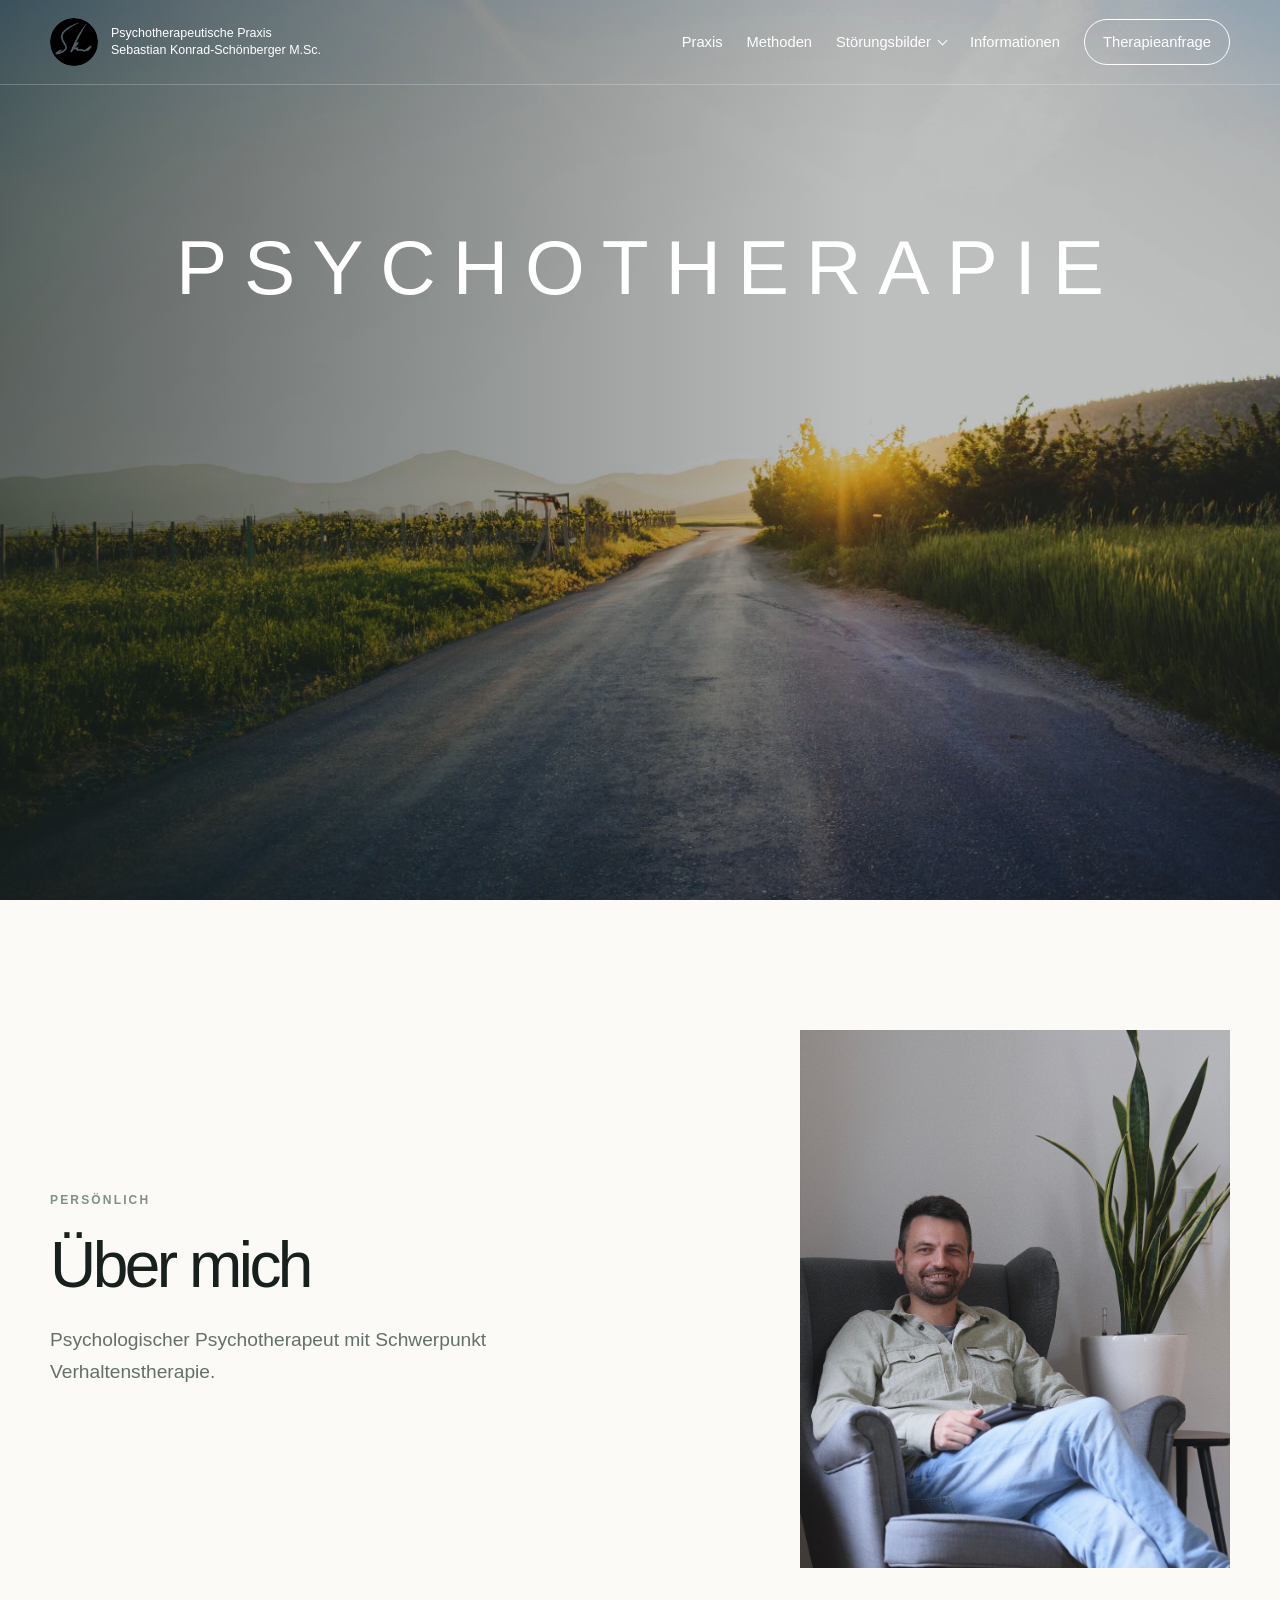
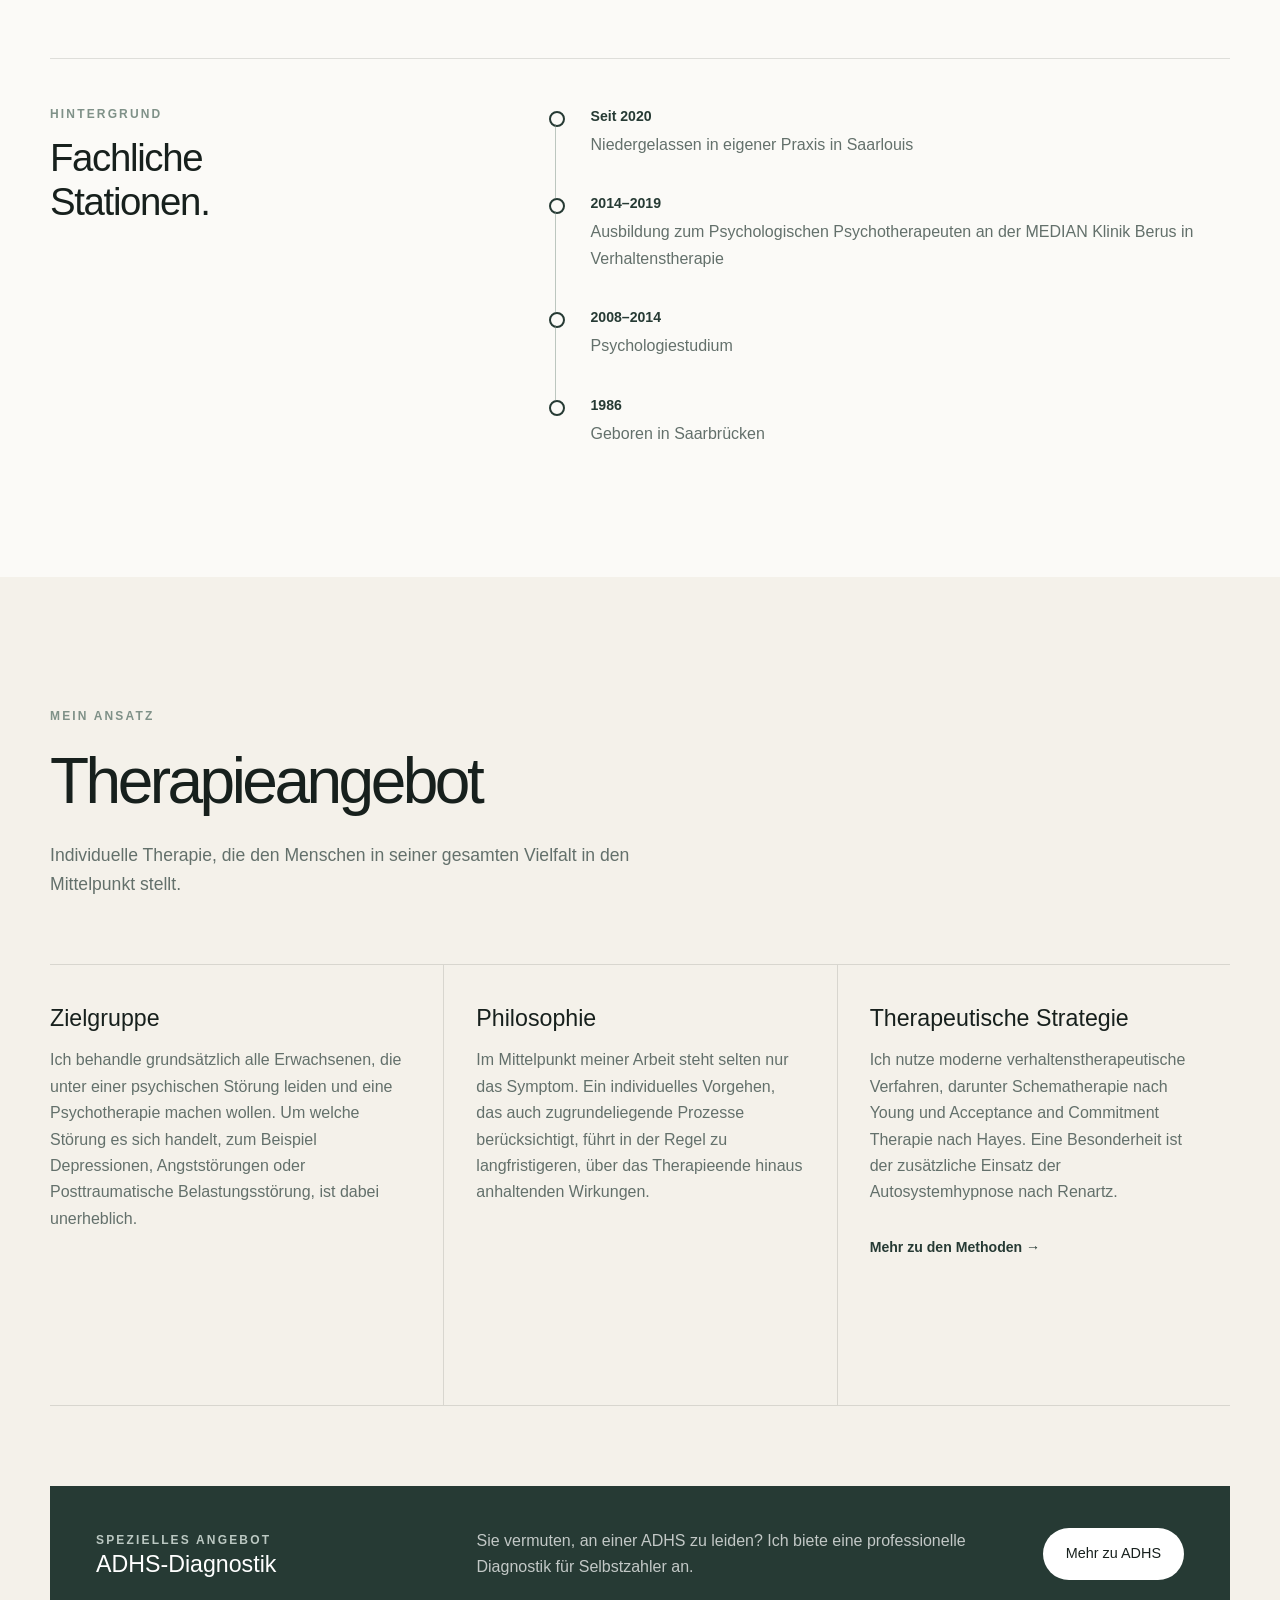
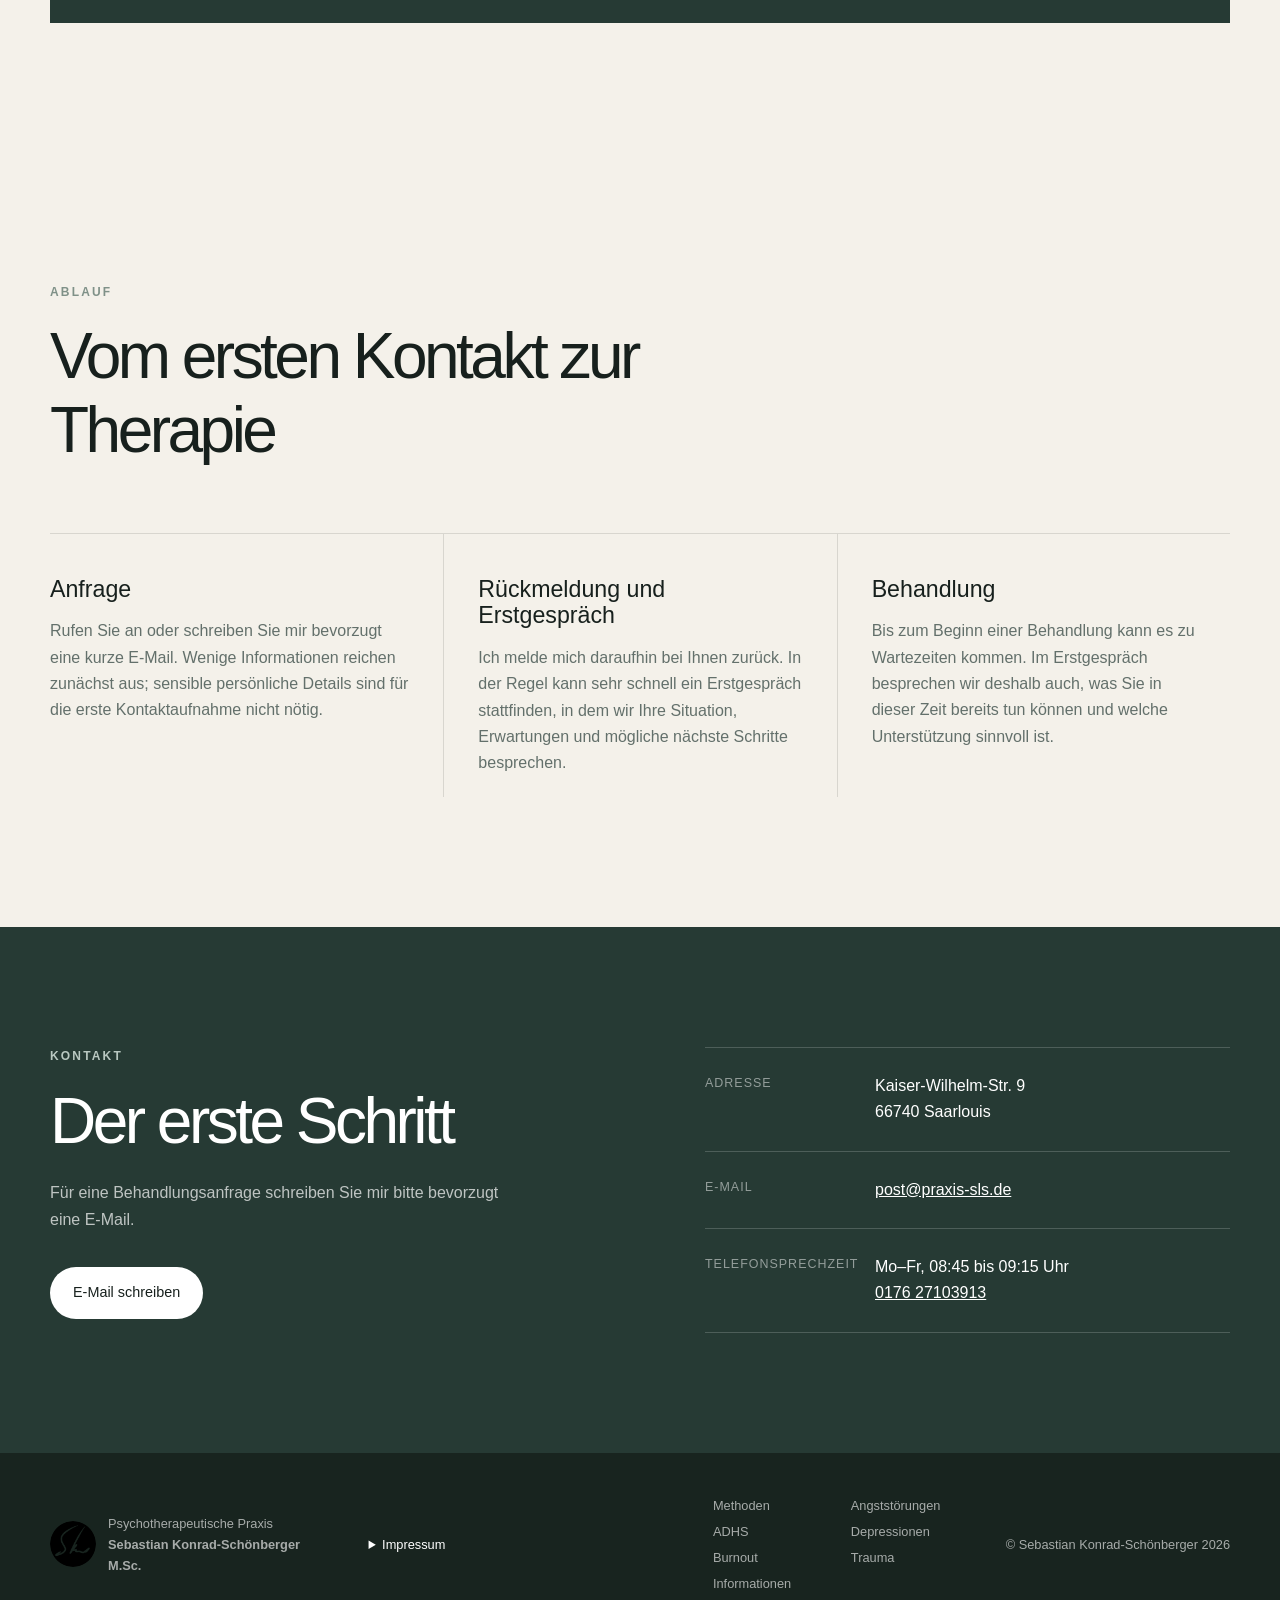
<file: index.html>
<!doctype html>
<html lang="de">
<head>
  <meta charset="utf-8">
  <meta name="viewport" content="width=device-width, initial-scale=1">
  <meta name="description" content="Psychotherapeutische Praxis Sebastian Konrad-Schönberger in Saarlouis. Verhaltenstherapie für Erwachsene und ADHS-Diagnostik.">
  <title>Psychotherapeutische Praxis Sebastian Konrad-Schönberger</title>
  <link rel="stylesheet" href="style.css?v=17">
  <script src="script.js?v=6" defer></script>
</head>
<body>
  <a class="skip-link" href="#main">Zum Inhalt springen</a>

  <header class="site-header" id="home">
    <div class="nav-wrap">
      <a class="brand" href="index.html" aria-label="Zur Startseite">
        <img src="assets/logo.png" alt="" width="52" height="52">
        <span>Psychotherapeutische Praxis<strong>Sebastian Konrad-Schönberger M.Sc.</strong></span>
      </a>
      <button class="menu-toggle" type="button" aria-expanded="false" aria-controls="main-nav">
        <span></span><span></span><span></span>
        <span class="sr-only">Menü öffnen</span>
      </button>
      <nav id="main-nav" aria-label="Hauptnavigation">
        <a href="index.html" aria-current="page">Praxis</a>
        <a href="methoden.html?v=56c4865">Methoden</a>
        <details class="nav-disorders">
          <summary>Störungsbilder</summary>
          <div class="nav-disorders-menu">
            <a href="angststoerungen.html">Angststörungen</a>
            <a href="adhs.html">ADHS</a>
            <a href="depressionen.html">Depressionen</a>
            <a href="burnout.html">Burnout</a>
            <a href="trauma.html">Trauma</a>
          </div>
        </details>
        <a href="informationen.html">Informationen</a>
        <a class="nav-contact" href="#kontakt">Therapieanfrage</a>
      </nav>
    </div>
  </header>

  <main id="main">
    <section class="hero" aria-labelledby="hero-title">
      <div class="hero-shade"></div>
      <div class="hero-content reveal">
        <h1 id="hero-title">Psychotherapie</h1>
      </div>
    </section>

    <section class="section about" id="ueber-mich">
      <div class="container">
        <div class="about-grid">
          <div class="about-copy reveal">
            <p class="section-label">Persönlich</p>
            <h2>Über mich</h2>
            <p class="lead">Psychologischer Psychotherapeut mit Schwerpunkt Verhaltenstherapie.</p>
          </div>
          <div class="portrait-wrap reveal">
            <img src="assets/portrait.jpg?v=3" alt="Portrait von Sebastian Konrad-Schönberger" loading="lazy">
          </div>
        </div>

        <div class="career reveal">
          <div class="career-head">
            <p class="section-label">Hintergrund</p>
            <h3>Fachliche Stationen.</h3>
          </div>
          <ol class="timeline">
            <li>
              <span>Seit 2020</span>
              <p>Niedergelassen in eigener Praxis in Saarlouis</p>
            </li>
            <li>
              <span>2014–2019</span>
              <p>Ausbildung zum Psychologischen Psychotherapeuten an der MEDIAN Klinik Berus in Verhaltenstherapie</p>
            </li>
            <li>
              <span>2008–2014</span>
              <p>Psychologiestudium</p>
            </li>
            <li>
              <span>1986</span>
              <p>Geboren in Saarbrücken</p>
            </li>
          </ol>
        </div>
      </div>
    </section>

    <section class="section therapy" id="therapieangebot">
      <div class="container">
        <div class="section-head reveal">
          <p class="section-label">Mein Ansatz</p>
          <h2>Therapieangebot</h2>
          <p>Individuelle Therapie, die den Menschen in seiner gesamten Vielfalt in den Mittelpunkt stellt.</p>
        </div>
        <div class="card-grid">
          <article class="card reveal">
            <h3>Zielgruppe</h3>
            <p>Ich behandle grundsätzlich alle Erwachsenen, die unter einer psychischen Störung leiden und eine Psychotherapie machen wollen. Um welche Störung es sich handelt, zum Beispiel Depressionen, Angststörungen oder Posttraumatische Belastungsstörung, ist dabei unerheblich.</p>
          </article>
          <article class="card reveal">
            <h3>Philosophie</h3>
            <p>Im Mittelpunkt meiner Arbeit steht selten nur das Symptom. Ein individuelles Vorgehen, das auch zugrundeliegende Prozesse berücksichtigt, führt in der Regel zu langfristigeren, über das Therapieende hinaus anhaltenden Wirkungen.</p>
          </article>
          <article class="card reveal">
            <h3>Therapeutische Strategie</h3>
            <p>Ich nutze moderne verhaltenstherapeutische Verfahren, darunter Schematherapie nach Young und Acceptance and Commitment Therapie nach Hayes. Eine Besonderheit ist der zusätzliche Einsatz der Autosystemhypnose nach Renartz.</p>
            <a class="text-link" href="methoden.html?v=56c4865">Mehr zu den Methoden →</a>
          </article>
        </div>

        <aside class="feature reveal">
          <div>
            <p class="section-label">Spezielles Angebot</p>
            <h3>ADHS-Diagnostik</h3>
          </div>
          <p>Sie vermuten, an einer ADHS zu leiden? Ich biete eine professionelle Diagnostik für Selbstzahler an.</p>
          <a class="button button-light" href="adhs.html">Mehr zu ADHS</a>
        </aside>
      </div>
    </section>

    <section class="section process" id="ablauf">
      <div class="container">
        <div class="section-head reveal">
          <p class="section-label">Ablauf</p>
          <h2>Vom ersten Kontakt zur Therapie</h2>
        </div>
        <div class="process-grid">
          <article class="process-step reveal">
            <h3>Anfrage</h3>
            <p>Rufen Sie an oder schreiben Sie mir bevorzugt eine kurze E-Mail. Wenige Informationen reichen zunächst aus; sensible persönliche Details sind für die erste Kontaktaufnahme nicht nötig.</p>
          </article>
          <article class="process-step reveal">
            <h3>Rückmeldung und Erstgespräch</h3>
            <p>Ich melde mich daraufhin bei Ihnen zurück. In der Regel kann sehr schnell ein Erstgespräch stattfinden, in dem wir Ihre Situation, Erwartungen und mögliche nächste Schritte besprechen.</p>
          </article>
          <article class="process-step reveal">
            <h3>Behandlung</h3>
            <p>Bis zum Beginn einer Behandlung kann es zu Wartezeiten kommen. Im Erstgespräch besprechen wir deshalb auch, was Sie in dieser Zeit bereits tun können und welche Unterstützung sinnvoll ist.</p>
          </article>
        </div>
      </div>
    </section>

    <section class="contact" id="kontakt">
      <div class="container contact-grid">
        <div class="contact-intro reveal">
          <p class="section-label">Kontakt</p>
          <h2>Der erste Schritt</h2>
          <p>Für eine Behandlungsanfrage schreiben Sie mir bitte bevorzugt eine E-Mail.</p>
          <a class="button button-light" href="mailto:post@praxis-sls.de">E-Mail schreiben</a>
        </div>
        <div class="contact-details reveal">
          <div>
            <span>Adresse</span>
            <p>Kaiser-Wilhelm-Str. 9<br>66740 Saarlouis</p>
          </div>
          <div>
            <span>E-Mail</span>
            <p><a href="mailto:post@praxis-sls.de">post@praxis-sls.de</a></p>
          </div>
          <div>
            <span>Telefonsprechzeit</span>
            <p>Mo–Fr, 08:45 bis 09:15 Uhr<br><a href="tel:+4917627103913">0176 27103913</a></p>
          </div>
        </div>
      </div>
    </section>
  </main>

  <footer>
    <div class="container footer-grid">
      <div class="footer-brand">
        <img src="assets/logo.png" alt="" width="46" height="46">
        <p>Psychotherapeutische Praxis<br><strong>Sebastian Konrad-Schönberger M.Sc.</strong></p>
      </div>
      <details>
        <summary>Impressum</summary>
        <p>Sebastian Konrad-Schönberger · Master of Science (Psychologie)<br>
          Psychologischer Psychotherapeut (VT)<br>
          Kaiser-Wilhelm-Str. 9 · 66740 Saarlouis<br>
          Telefon: 0176 27103913 · post (at) praxis-sls.de</p>
      </details>
      <nav class="footer-links" aria-label="Themenseiten">
        <a href="methoden.html?v=56c4865">Methoden</a>
        <a href="angststoerungen.html">Angststörungen</a>
        <a href="adhs.html">ADHS</a>
        <a href="depressionen.html">Depressionen</a>
        <a href="burnout.html">Burnout</a>
        <a href="trauma.html">Trauma</a>
        <a href="informationen.html">Informationen</a>
      </nav>
      <p class="copyright">© Sebastian Konrad-Schönberger <span id="year">2026</span></p>
    </div>
  </footer>
</body>
</html>
</file>
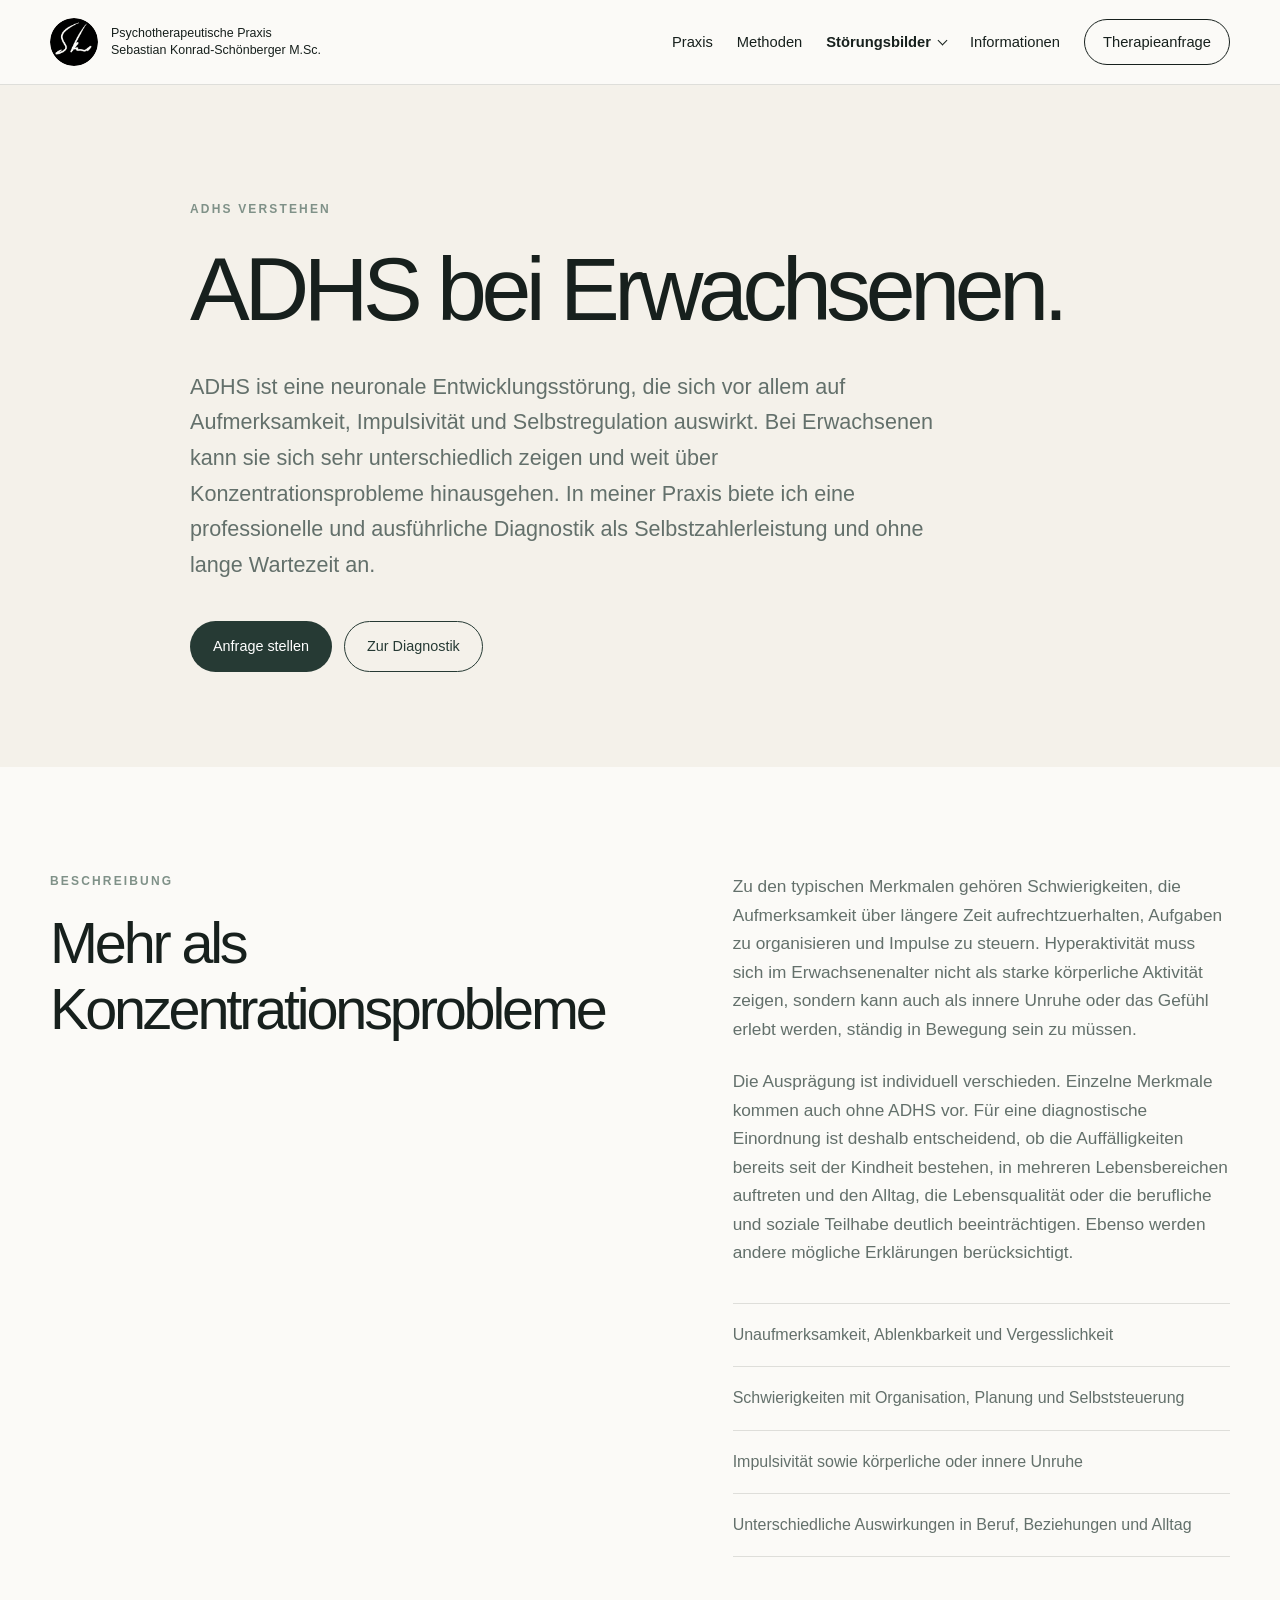
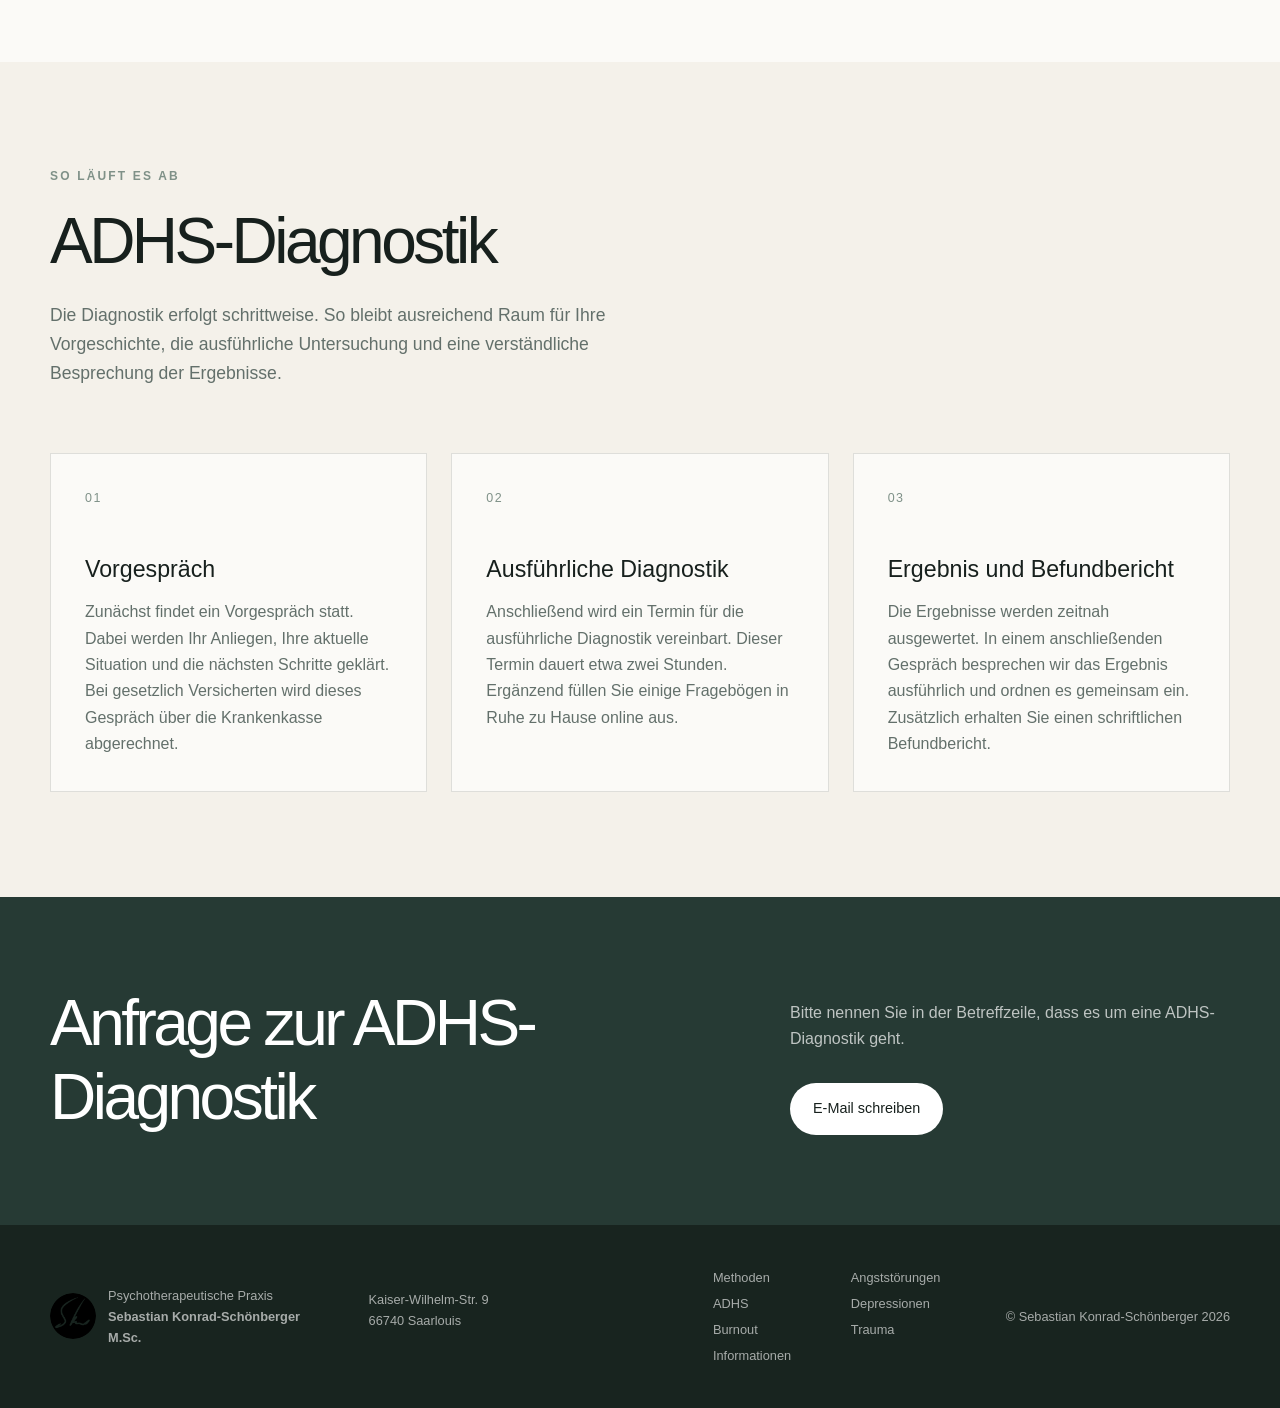
<file: adhs.html>
<!doctype html>
<html lang="de">
<head>
  <meta charset="utf-8">
  <meta name="viewport" content="width=device-width, initial-scale=1">
  <meta name="description" content="ADHS-Diagnostik und Psychotherapie für Erwachsene in der Praxis Sebastian Konrad-Schönberger in Saarlouis.">
  <title>ADHS bei Erwachsenen | Praxis Sebastian Konrad-Schönberger</title>
  <link rel="stylesheet" href="style.css?v=15">
  <script src="script.js?v=6" defer></script>
</head>
<body class="subpage">
  <a class="skip-link" href="#main">Zum Inhalt springen</a>
  <header class="site-header">
    <div class="nav-wrap">
      <a class="brand" href="index.html" aria-label="Zur Startseite"><img src="assets/logo.png" alt="" width="52" height="52"><span>Psychotherapeutische Praxis<strong>Sebastian Konrad-Schönberger M.Sc.</strong></span></a>
      <button class="menu-toggle" type="button" aria-expanded="false" aria-controls="main-nav"><span></span><span></span><span></span><span class="sr-only">Menü öffnen</span></button>
      <nav id="main-nav" aria-label="Hauptnavigation">
        <a href="index.html">Praxis</a><a href="methoden.html?v=56c4865">Methoden</a><details class="nav-disorders current"><summary>Störungsbilder</summary><div class="nav-disorders-menu"><a href="angststoerungen.html">Angststörungen</a><a href="adhs.html" aria-current="page">ADHS</a><a href="depressionen.html">Depressionen</a><a href="burnout.html">Burnout</a><a href="trauma.html">Trauma</a></div></details><a href="informationen.html">Informationen</a><a class="nav-contact" href="#kontakt">Therapieanfrage</a>
      </nav>
    </div>
  </header>
  <main id="main">
    <section class="page-hero">
      <div class="container page-hero-inner reveal">
        <p class="section-label">ADHS verstehen</p>
        <h1>ADHS bei Erwachsenen.</h1>
        <p class="lead">ADHS ist eine neuronale Entwicklungsstörung, die sich vor allem auf Aufmerksamkeit, Impulsivität und Selbstregulation auswirkt. Bei Erwachsenen kann sie sich sehr unterschiedlich zeigen und weit über Konzentrationsprobleme hinausgehen. In meiner Praxis biete ich eine professionelle und ausführliche Diagnostik als Selbstzahlerleistung und ohne lange Wartezeit an.</p>
        <div class="page-actions"><a class="button button-dark" href="#kontakt">Anfrage stellen</a><a class="button button-outline" href="#diagnostik">Zur Diagnostik</a></div>
      </div>
    </section>
    <section class="page-section">
      <div class="container editorial-grid">
        <div class="editorial-intro reveal"><p class="section-label">Beschreibung</p><h2>Mehr als Konzentrationsprobleme</h2></div>
        <div class="prose reveal">
          <p>Zu den typischen Merkmalen gehören Schwierigkeiten, die Aufmerksamkeit über längere Zeit aufrechtzuerhalten, Aufgaben zu organisieren und Impulse zu steuern. Hyperaktivität muss sich im Erwachsenenalter nicht als starke körperliche Aktivität zeigen, sondern kann auch als innere Unruhe oder das Gefühl erlebt werden, ständig in Bewegung sein zu müssen.</p>
          <p>Die Ausprägung ist individuell verschieden. Einzelne Merkmale kommen auch ohne ADHS vor. Für eine diagnostische Einordnung ist deshalb entscheidend, ob die Auffälligkeiten bereits seit der Kindheit bestehen, in mehreren Lebensbereichen auftreten und den Alltag, die Lebensqualität oder die berufliche und soziale Teilhabe deutlich beeinträchtigen. Ebenso werden andere mögliche Erklärungen berücksichtigt.</p>
          <ul class="detail-list">
            <li>Unaufmerksamkeit, Ablenkbarkeit und Vergesslichkeit</li>
            <li>Schwierigkeiten mit Organisation, Planung und Selbststeuerung</li>
            <li>Impulsivität sowie körperliche oder innere Unruhe</li>
            <li>Unterschiedliche Auswirkungen in Beruf, Beziehungen und Alltag</li>
          </ul>
        </div>
      </div>
    </section>
    <section class="page-section alt" id="diagnostik">
      <div class="container">
        <div class="section-head reveal"><p class="section-label">So läuft es ab</p><h2>ADHS-Diagnostik</h2><p>Die Diagnostik erfolgt schrittweise. So bleibt ausreichend Raum für Ihre Vorgeschichte, die ausführliche Untersuchung und eine verständliche Besprechung der Ergebnisse.</p></div>
        <div class="method-grid">
          <article class="method-card reveal"><span>01</span><h3>Vorgespräch</h3><p>Zunächst findet ein Vorgespräch statt. Dabei werden Ihr Anliegen, Ihre aktuelle Situation und die nächsten Schritte geklärt. Bei gesetzlich Versicherten wird dieses Gespräch über die Krankenkasse abgerechnet.</p></article>
          <article class="method-card reveal"><span>02</span><h3>Ausführliche Diagnostik</h3><p>Anschließend wird ein Termin für die ausführliche Diagnostik vereinbart. Dieser Termin dauert etwa zwei Stunden. Ergänzend füllen Sie einige Fragebögen in Ruhe zu Hause online aus.</p></article>
          <article class="method-card reveal"><span>03</span><h3>Ergebnis und Befundbericht</h3><p>Die Ergebnisse werden zeitnah ausgewertet. In einem anschließenden Gespräch besprechen wir das Ergebnis ausführlich und ordnen es gemeinsam ein. Zusätzlich erhalten Sie einen schriftlichen Befundbericht.</p></article>
        </div>
      </div>
    </section>
  </main>
  <section class="page-cta" id="kontakt"><div class="container page-cta-grid"><h2>Anfrage zur ADHS-Diagnostik</h2><div class="page-cta-copy"><p>Bitte nennen Sie in der Betreffzeile, dass es um eine ADHS-Diagnostik geht.</p><a class="button button-light" href="mailto:post@praxis-sls.de?subject=Anfrage%20ADHS-Diagnostik">E-Mail schreiben</a></div></div></section>
  <footer><div class="container footer-grid"><div class="footer-brand"><img src="assets/logo.png" alt="" width="46" height="46"><p>Psychotherapeutische Praxis<br><strong>Sebastian Konrad-Schönberger M.Sc.</strong></p></div><p>Kaiser-Wilhelm-Str. 9<br>66740 Saarlouis</p><nav class="footer-links" aria-label="Themenseiten"><a href="methoden.html?v=56c4865">Methoden</a><a href="angststoerungen.html">Angststörungen</a><a href="adhs.html">ADHS</a><a href="depressionen.html">Depressionen</a><a href="burnout.html">Burnout</a><a href="trauma.html">Trauma</a><a href="informationen.html">Informationen</a></nav><p class="copyright">© Sebastian Konrad-Schönberger <span id="year">2026</span></p></div></footer>
</body>
</html>
</file>
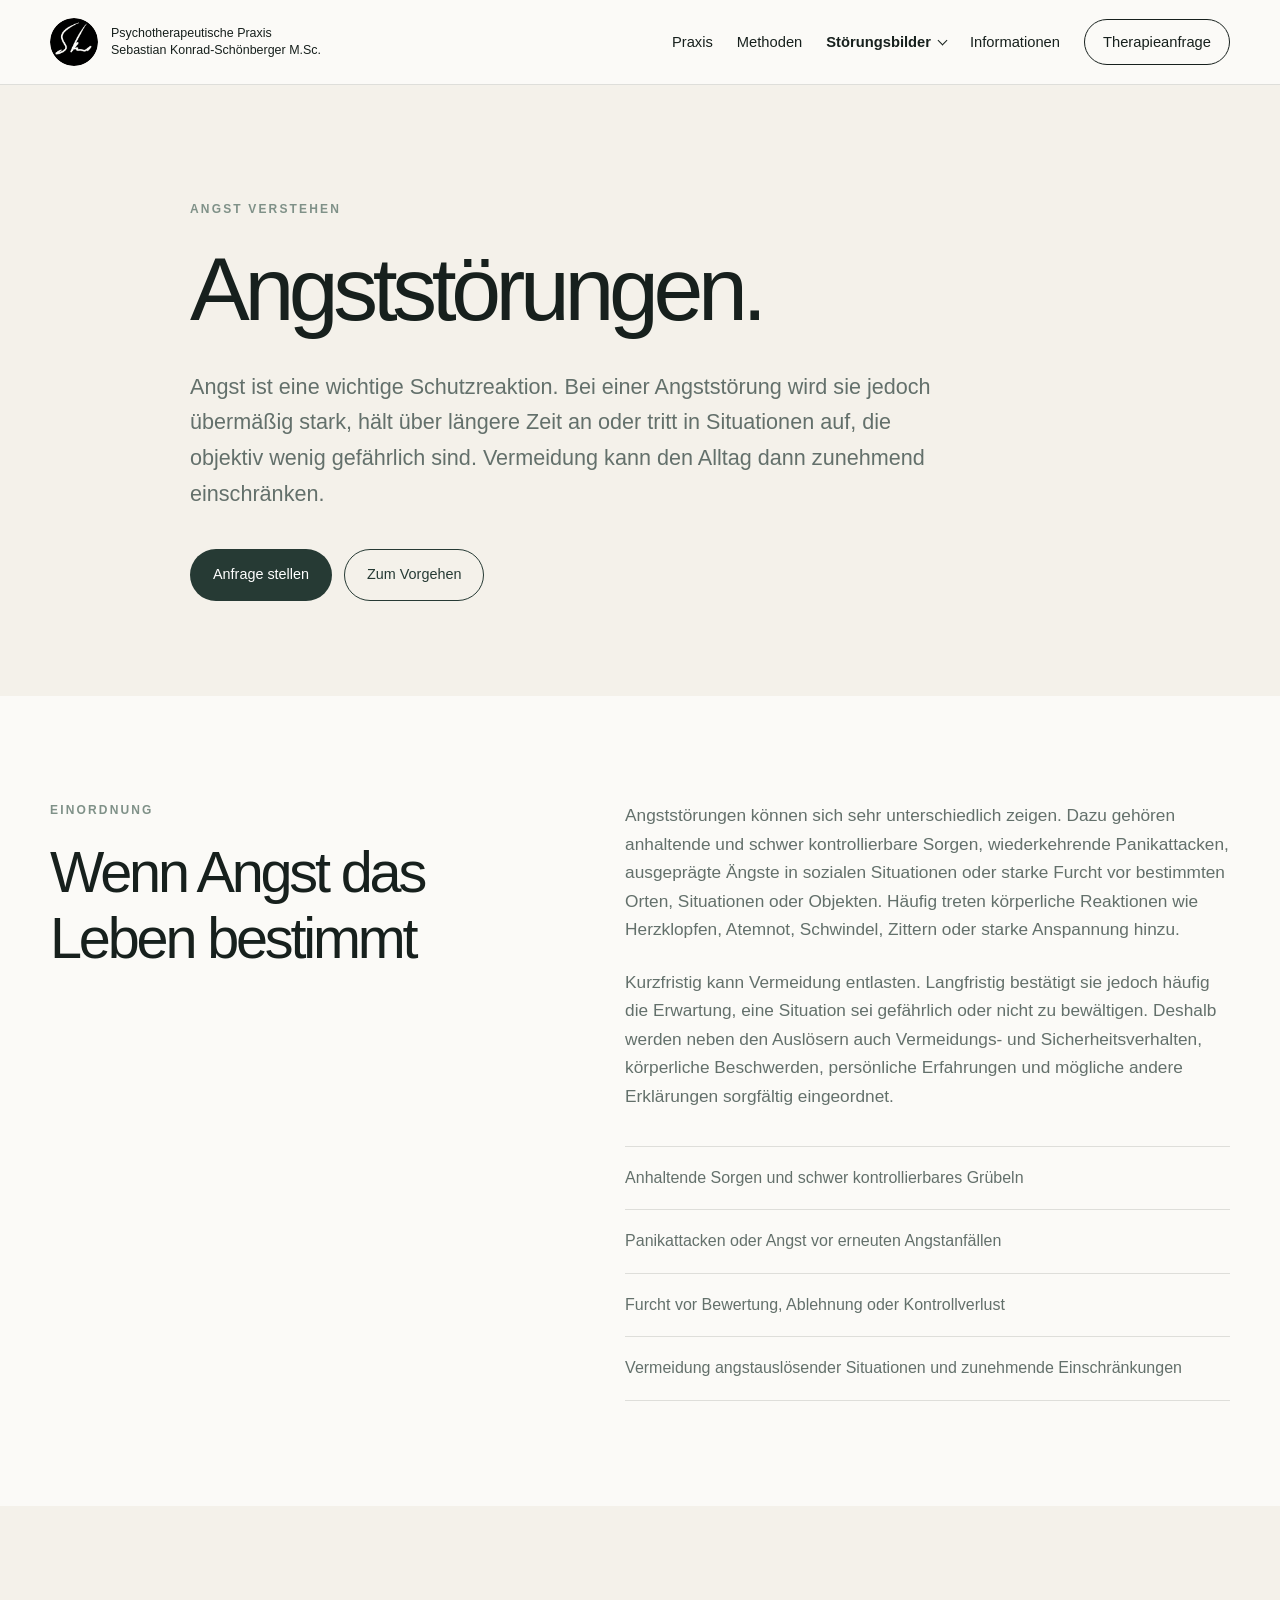
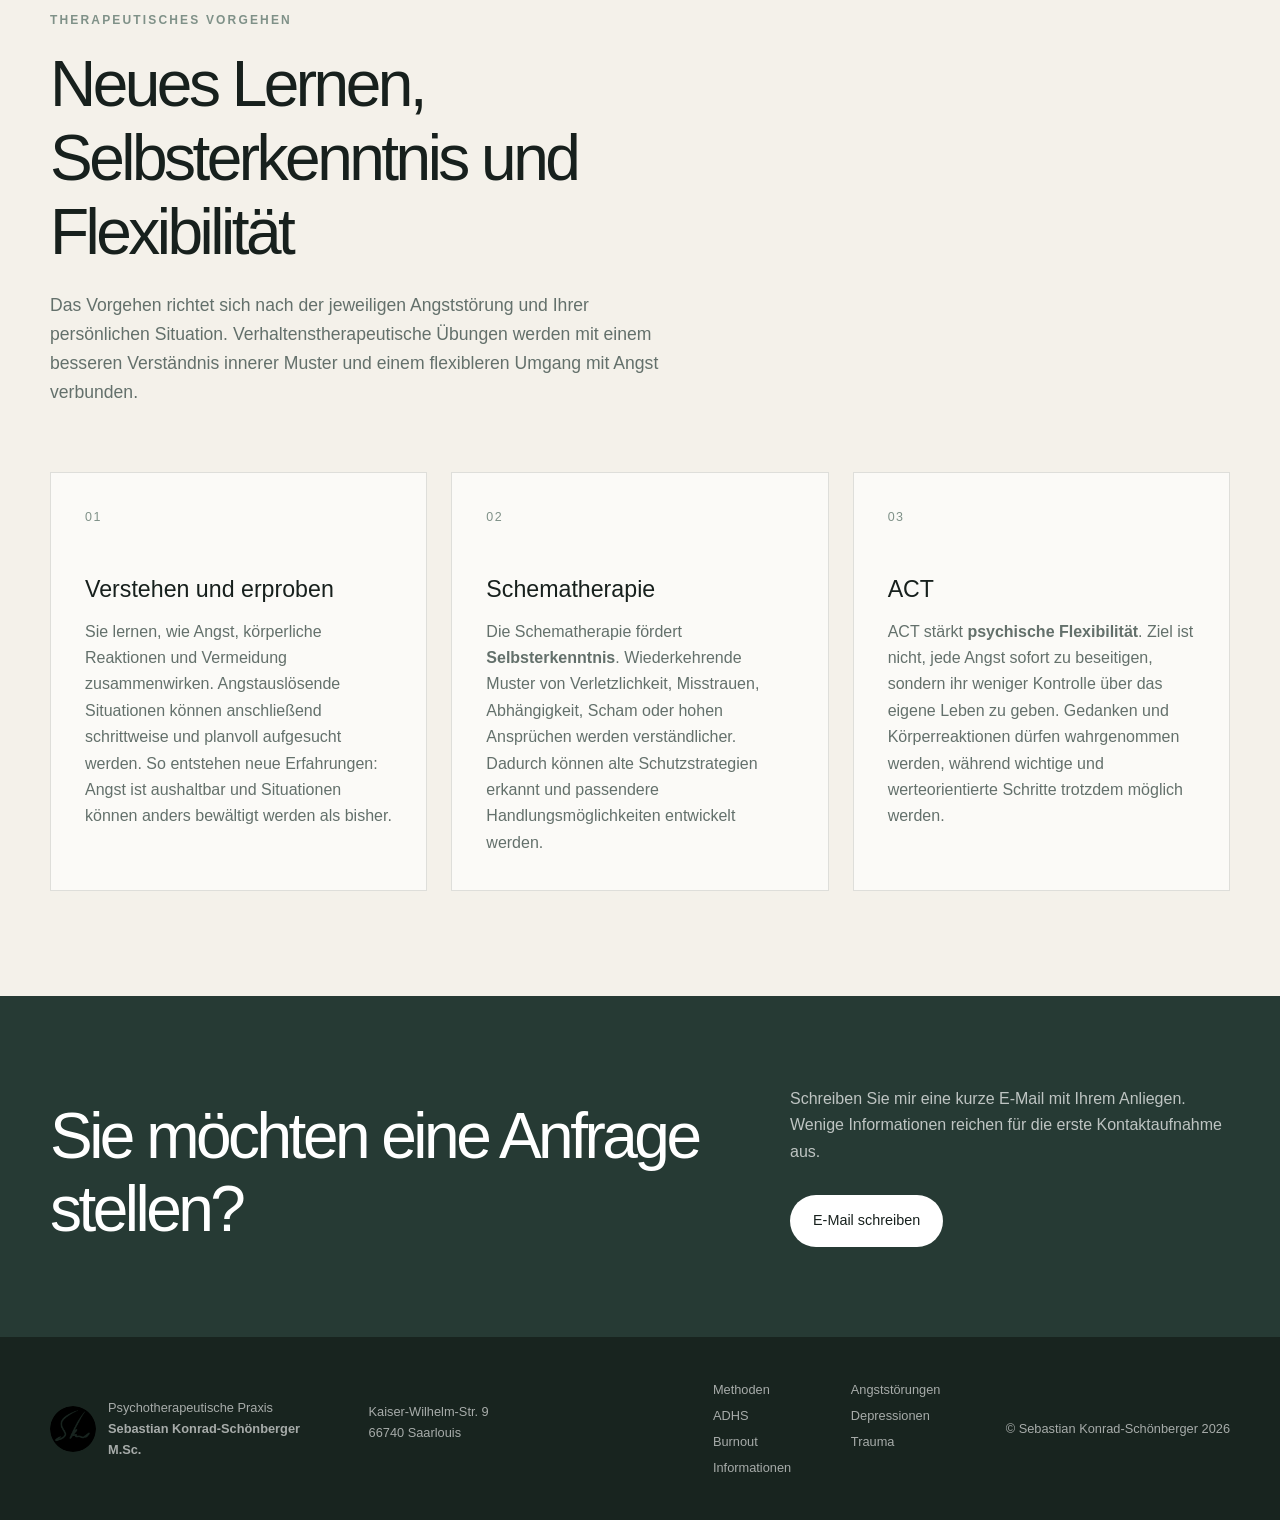
<file: angststoerungen.html>
<!doctype html>
<html lang="de">
<head>
  <meta charset="utf-8">
  <meta name="viewport" content="width=device-width, initial-scale=1">
  <meta name="description" content="Psychotherapie bei Angststörungen in der Praxis Sebastian Konrad-Schönberger in Saarlouis.">
  <title>Angststörungen | Praxis Sebastian Konrad-Schönberger</title>
  <link rel="stylesheet" href="style.css?v=15">
  <script src="script.js?v=6" defer></script>
</head>
<body class="subpage">
  <a class="skip-link" href="#main">Zum Inhalt springen</a>
  <header class="site-header"><div class="nav-wrap">
    <a class="brand" href="index.html" aria-label="Zur Startseite"><img src="assets/logo.png" alt="" width="52" height="52"><span>Psychotherapeutische Praxis<strong>Sebastian Konrad-Schönberger M.Sc.</strong></span></a>
    <button class="menu-toggle" type="button" aria-expanded="false" aria-controls="main-nav"><span></span><span></span><span></span><span class="sr-only">Menü öffnen</span></button>
    <nav id="main-nav" aria-label="Hauptnavigation">
      <a href="index.html">Praxis</a><a href="methoden.html?v=56c4865">Methoden</a>
      <details class="nav-disorders current"><summary>Störungsbilder</summary><div class="nav-disorders-menu"><a href="angststoerungen.html" aria-current="page">Angststörungen</a><a href="adhs.html">ADHS</a><a href="depressionen.html">Depressionen</a><a href="burnout.html">Burnout</a><a href="trauma.html">Trauma</a></div></details>
      <a href="informationen.html">Informationen</a><a class="nav-contact" href="#kontakt">Therapieanfrage</a>
    </nav>
  </div></header>
  <main id="main">
    <section class="page-hero"><div class="container page-hero-inner reveal"><p class="section-label">Angst verstehen</p><h1>Angststörungen.</h1><p class="lead">Angst ist eine wichtige Schutzreaktion. Bei einer Angststörung wird sie jedoch übermäßig stark, hält über längere Zeit an oder tritt in Situationen auf, die objektiv wenig gefährlich sind. Vermeidung kann den Alltag dann zunehmend einschränken.</p><div class="page-actions"><a class="button button-dark" href="#kontakt">Anfrage stellen</a><a class="button button-outline" href="#vorgehen">Zum Vorgehen</a></div></div></section>
    <section class="page-section"><div class="container editorial-grid">
      <div class="editorial-intro reveal"><p class="section-label">Einordnung</p><h2>Wenn Angst das Leben bestimmt</h2></div>
      <div class="prose reveal"><p>Angststörungen können sich sehr unterschiedlich zeigen. Dazu gehören anhaltende und schwer kontrollierbare Sorgen, wiederkehrende Panikattacken, ausgeprägte Ängste in sozialen Situationen oder starke Furcht vor bestimmten Orten, Situationen oder Objekten. Häufig treten körperliche Reaktionen wie Herzklopfen, Atemnot, Schwindel, Zittern oder starke Anspannung hinzu.</p><p>Kurzfristig kann Vermeidung entlasten. Langfristig bestätigt sie jedoch häufig die Erwartung, eine Situation sei gefährlich oder nicht zu bewältigen. Deshalb werden neben den Auslösern auch Vermeidungs- und Sicherheitsverhalten, körperliche Beschwerden, persönliche Erfahrungen und mögliche andere Erklärungen sorgfältig eingeordnet.</p><ul class="detail-list"><li>Anhaltende Sorgen und schwer kontrollierbares Grübeln</li><li>Panikattacken oder Angst vor erneuten Angstanfällen</li><li>Furcht vor Bewertung, Ablehnung oder Kontrollverlust</li><li>Vermeidung angstauslösender Situationen und zunehmende Einschränkungen</li></ul></div>
    </div></section>
    <section class="page-section alt" id="vorgehen"><div class="container"><div class="section-head reveal"><p class="section-label">Therapeutisches Vorgehen</p><h2>Neues Lernen, Selbsterkenntnis und Flexibilität</h2><p>Das Vorgehen richtet sich nach der jeweiligen Angststörung und Ihrer persönlichen Situation. Verhaltenstherapeutische Übungen werden mit einem besseren Verständnis innerer Muster und einem flexibleren Umgang mit Angst verbunden.</p></div><div class="method-grid">
      <article class="method-card reveal"><span>01</span><h3>Verstehen und erproben</h3><p>Sie lernen, wie Angst, körperliche Reaktionen und Vermeidung zusammenwirken. Angstauslösende Situationen können anschließend schrittweise und planvoll aufgesucht werden. So entstehen neue Erfahrungen: Angst ist aushaltbar und Situationen können anders bewältigt werden als bisher.</p></article>
      <article class="method-card reveal"><span>02</span><h3>Schematherapie</h3><p>Die Schematherapie fördert <strong>Selbsterkenntnis</strong>. Wiederkehrende Muster von Verletzlichkeit, Misstrauen, Abhängigkeit, Scham oder hohen Ansprüchen werden verständlicher. Dadurch können alte Schutzstrategien erkannt und passendere Handlungsmöglichkeiten entwickelt werden.</p></article>
      <article class="method-card reveal"><span>03</span><h3>ACT</h3><p>ACT stärkt <strong>psychische Flexibilität</strong>. Ziel ist nicht, jede Angst sofort zu beseitigen, sondern ihr weniger Kontrolle über das eigene Leben zu geben. Gedanken und Körperreaktionen dürfen wahrgenommen werden, während wichtige und werteorientierte Schritte trotzdem möglich werden.</p></article>
    </div></div></section>
  </main>
  <section class="page-cta" id="kontakt"><div class="container page-cta-grid"><h2>Sie möchten eine Anfrage stellen?</h2><div class="page-cta-copy"><p>Schreiben Sie mir eine kurze E-Mail mit Ihrem Anliegen. Wenige Informationen reichen für die erste Kontaktaufnahme aus.</p><a class="button button-light" href="mailto:post@praxis-sls.de?subject=Therapieanfrage%20Angstst%C3%B6rungen">E-Mail schreiben</a></div></div></section>
  <footer><div class="container footer-grid"><div class="footer-brand"><img src="assets/logo.png" alt="" width="46" height="46"><p>Psychotherapeutische Praxis<br><strong>Sebastian Konrad-Schönberger M.Sc.</strong></p></div><p>Kaiser-Wilhelm-Str. 9<br>66740 Saarlouis</p><nav class="footer-links" aria-label="Themenseiten"><a href="methoden.html?v=56c4865">Methoden</a><a href="angststoerungen.html">Angststörungen</a><a href="adhs.html">ADHS</a><a href="depressionen.html">Depressionen</a><a href="burnout.html">Burnout</a><a href="trauma.html">Trauma</a><a href="informationen.html">Informationen</a></nav><p class="copyright">© Sebastian Konrad-Schönberger <span id="year">2026</span></p></div></footer>
</body>
</html>
</file>
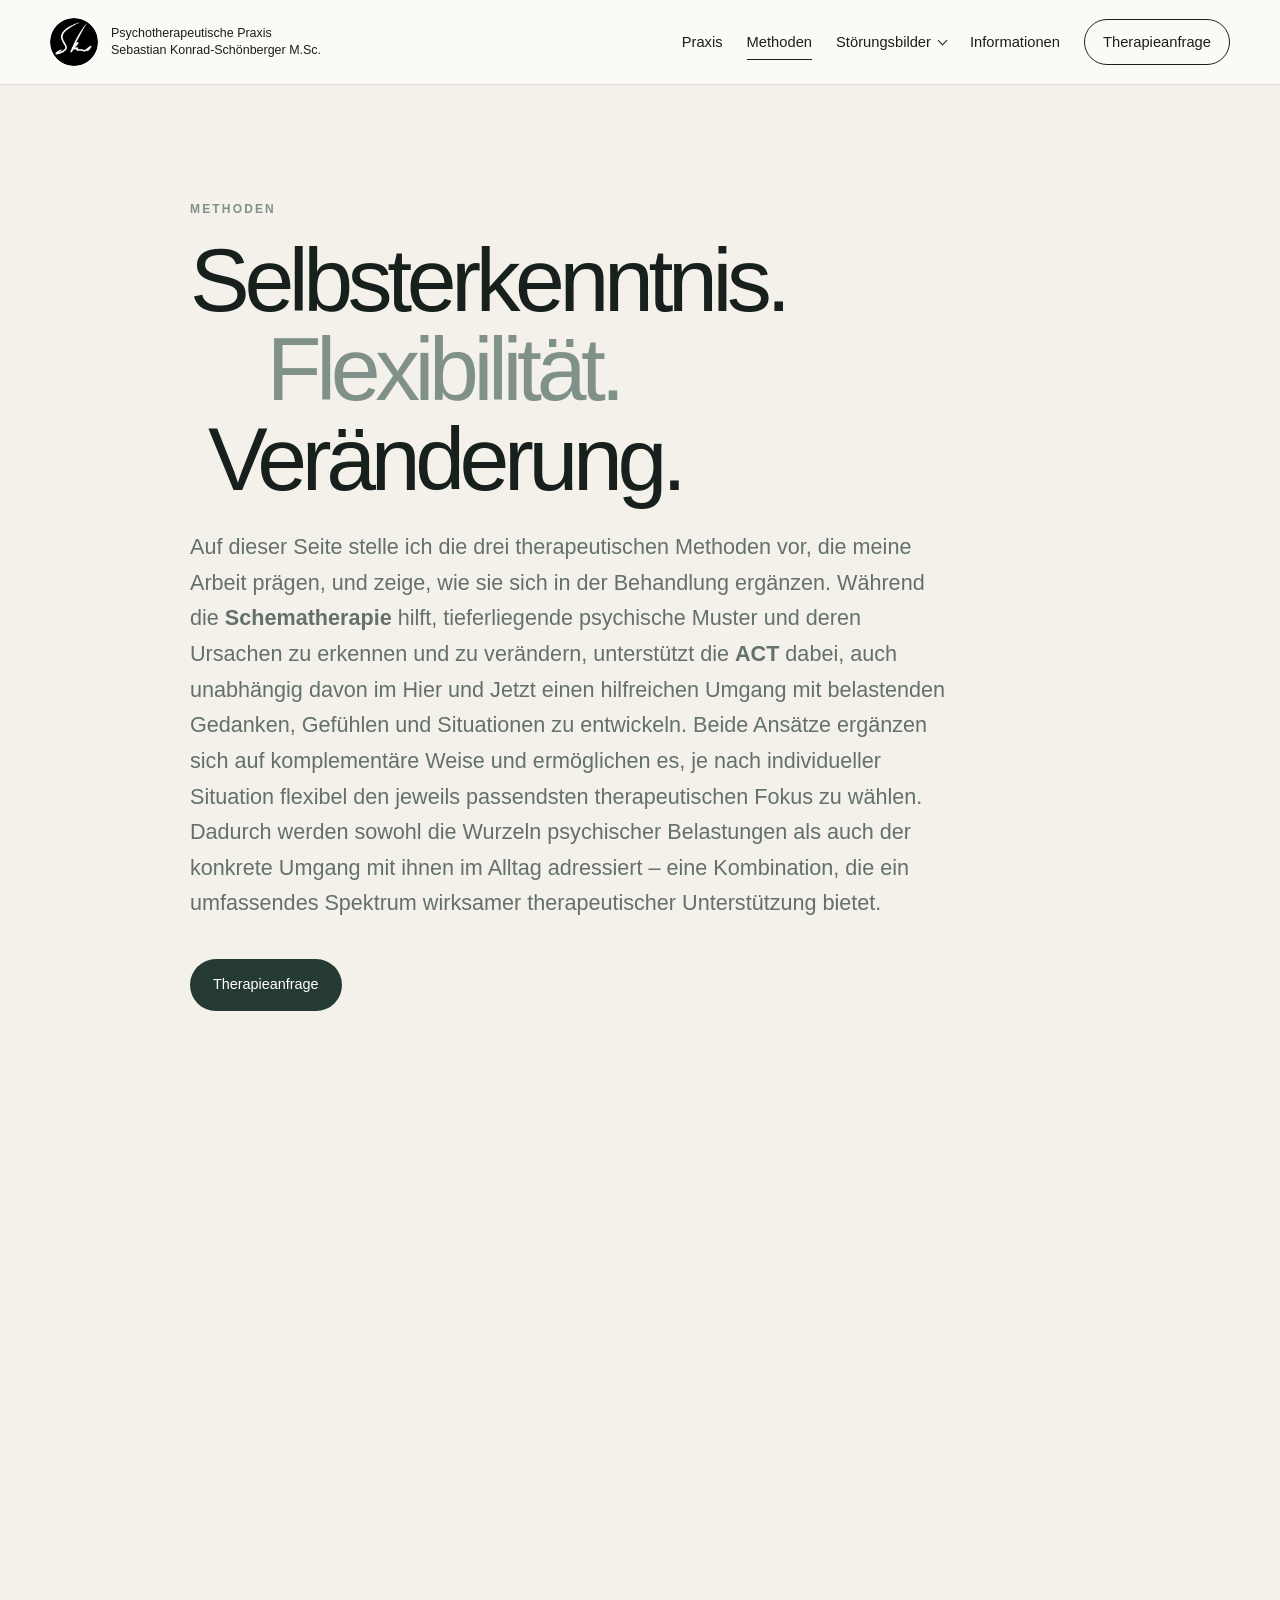
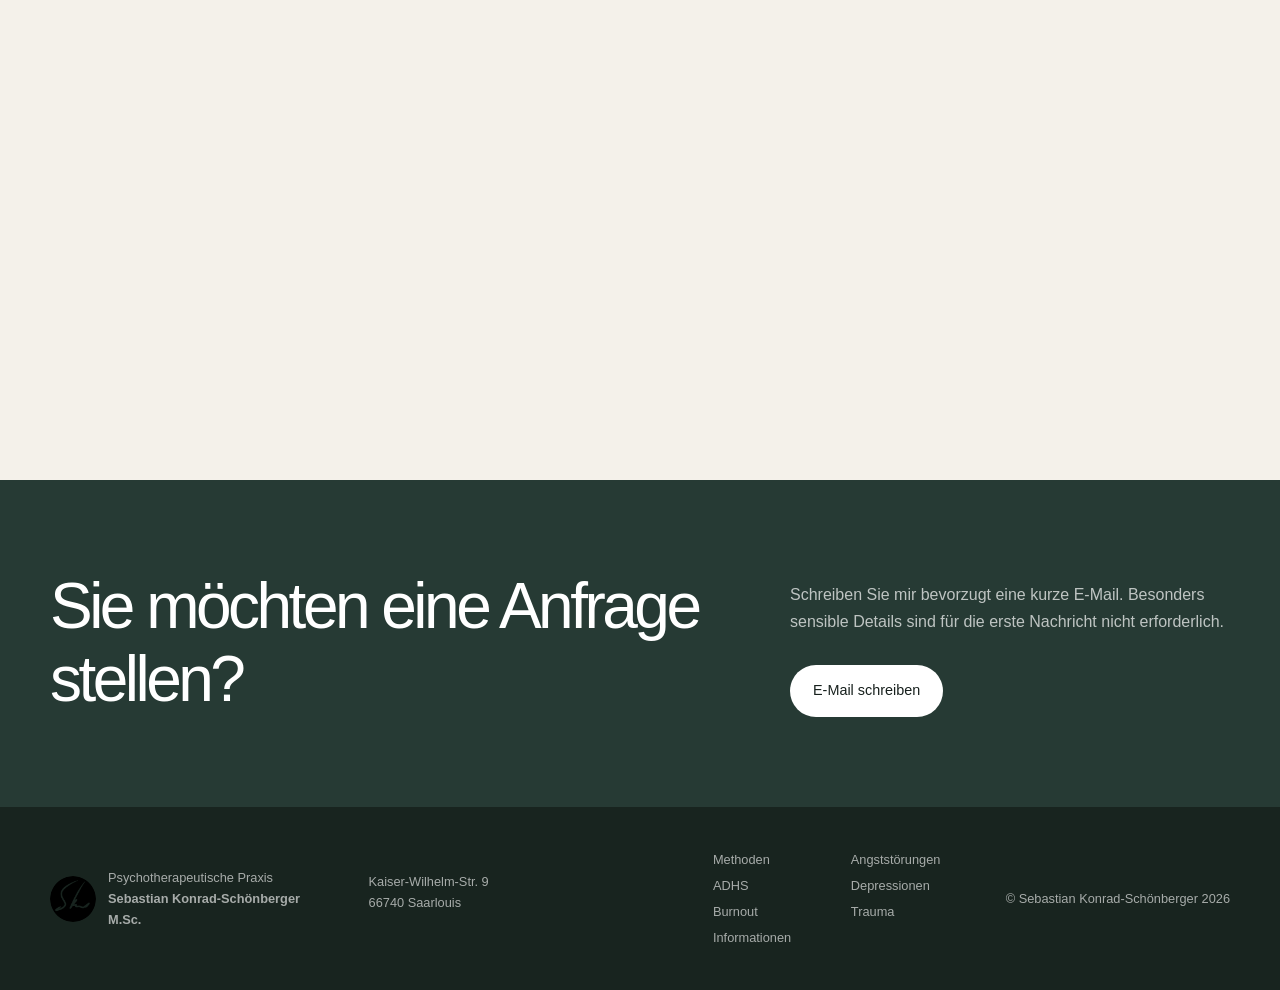
<file: arbeitsweise.html>
<!doctype html>
<html lang="de">
<head>
  <meta charset="utf-8">
  <meta name="viewport" content="width=device-width, initial-scale=1">
  <meta http-equiv="refresh" content="0; url=methoden.html?v=56c4865">
  <link rel="canonical" href="methoden.html?v=56c4865">
  <title>Weiterleitung zu Methoden</title>
</head>
<body>
  <p>Die Seite heißt jetzt <a href="methoden.html?v=56c4865">Methoden</a>.</p>
</body>
</html>
</file>
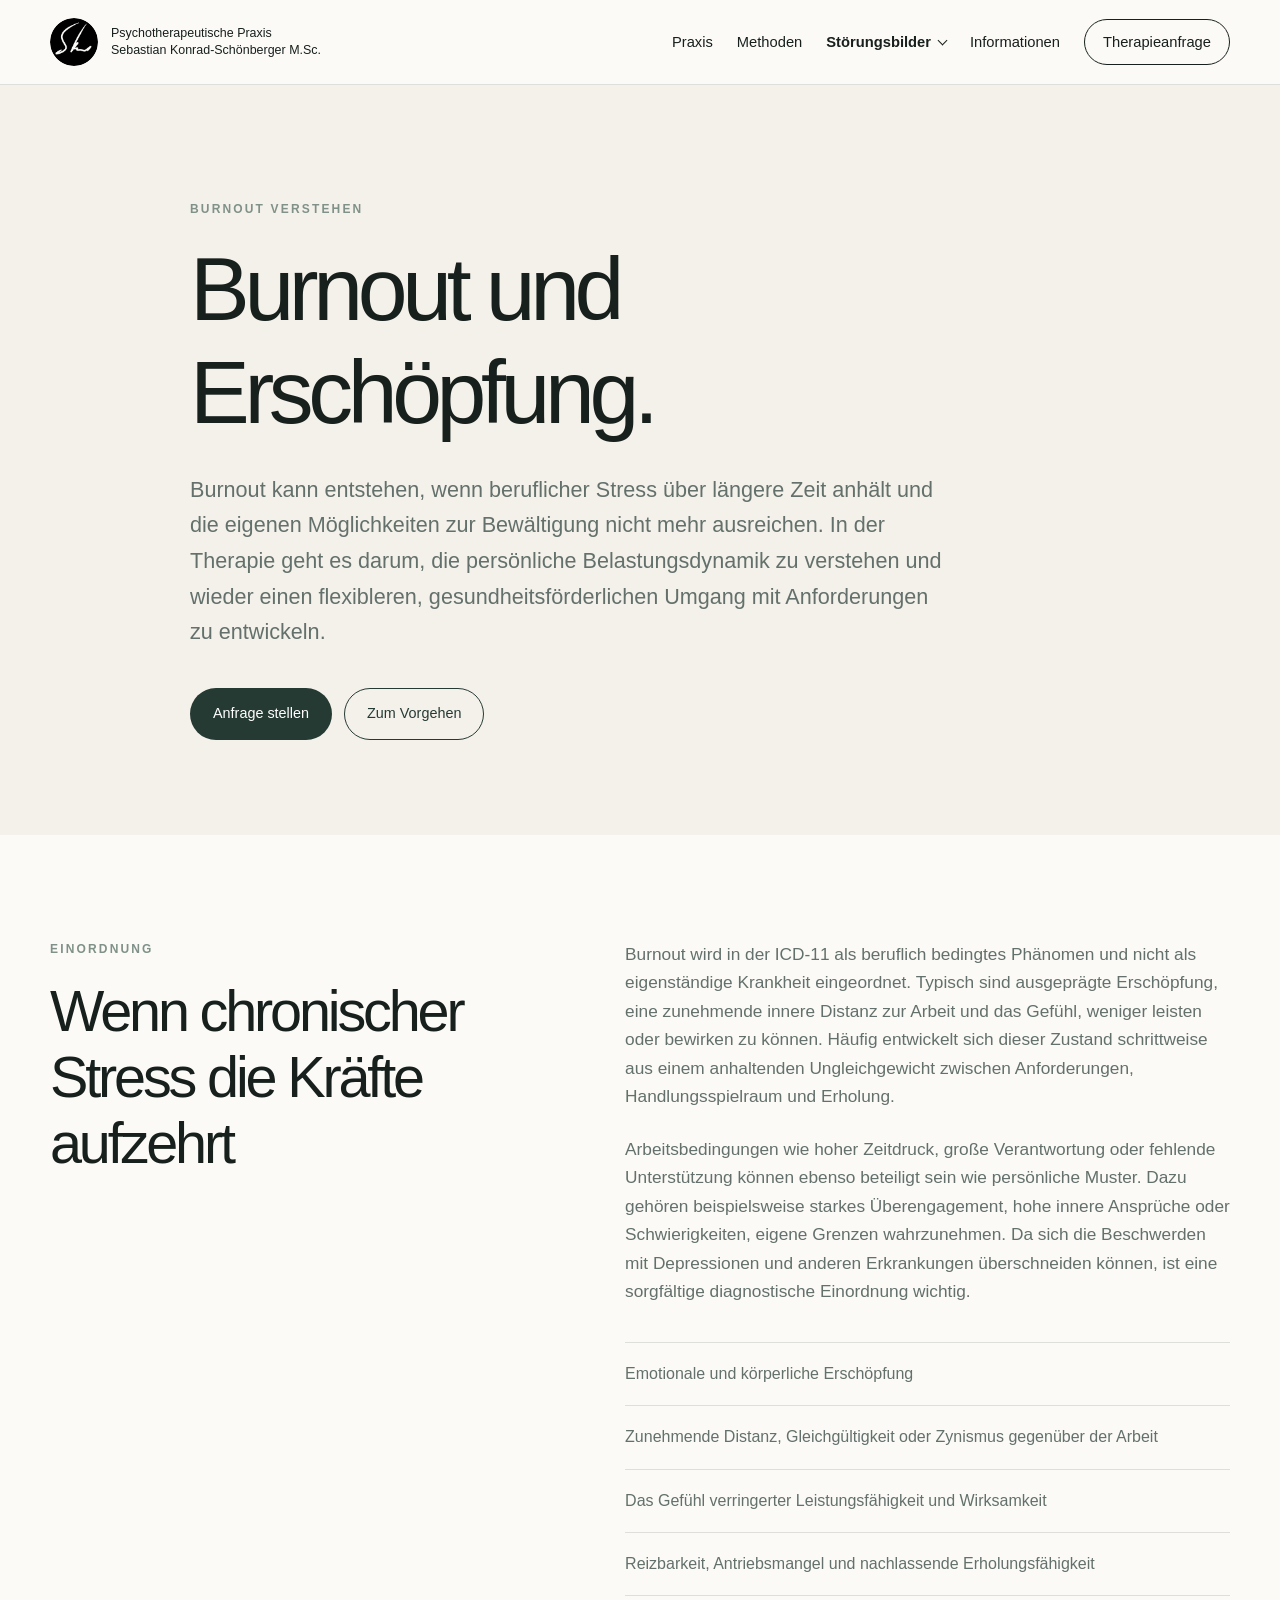
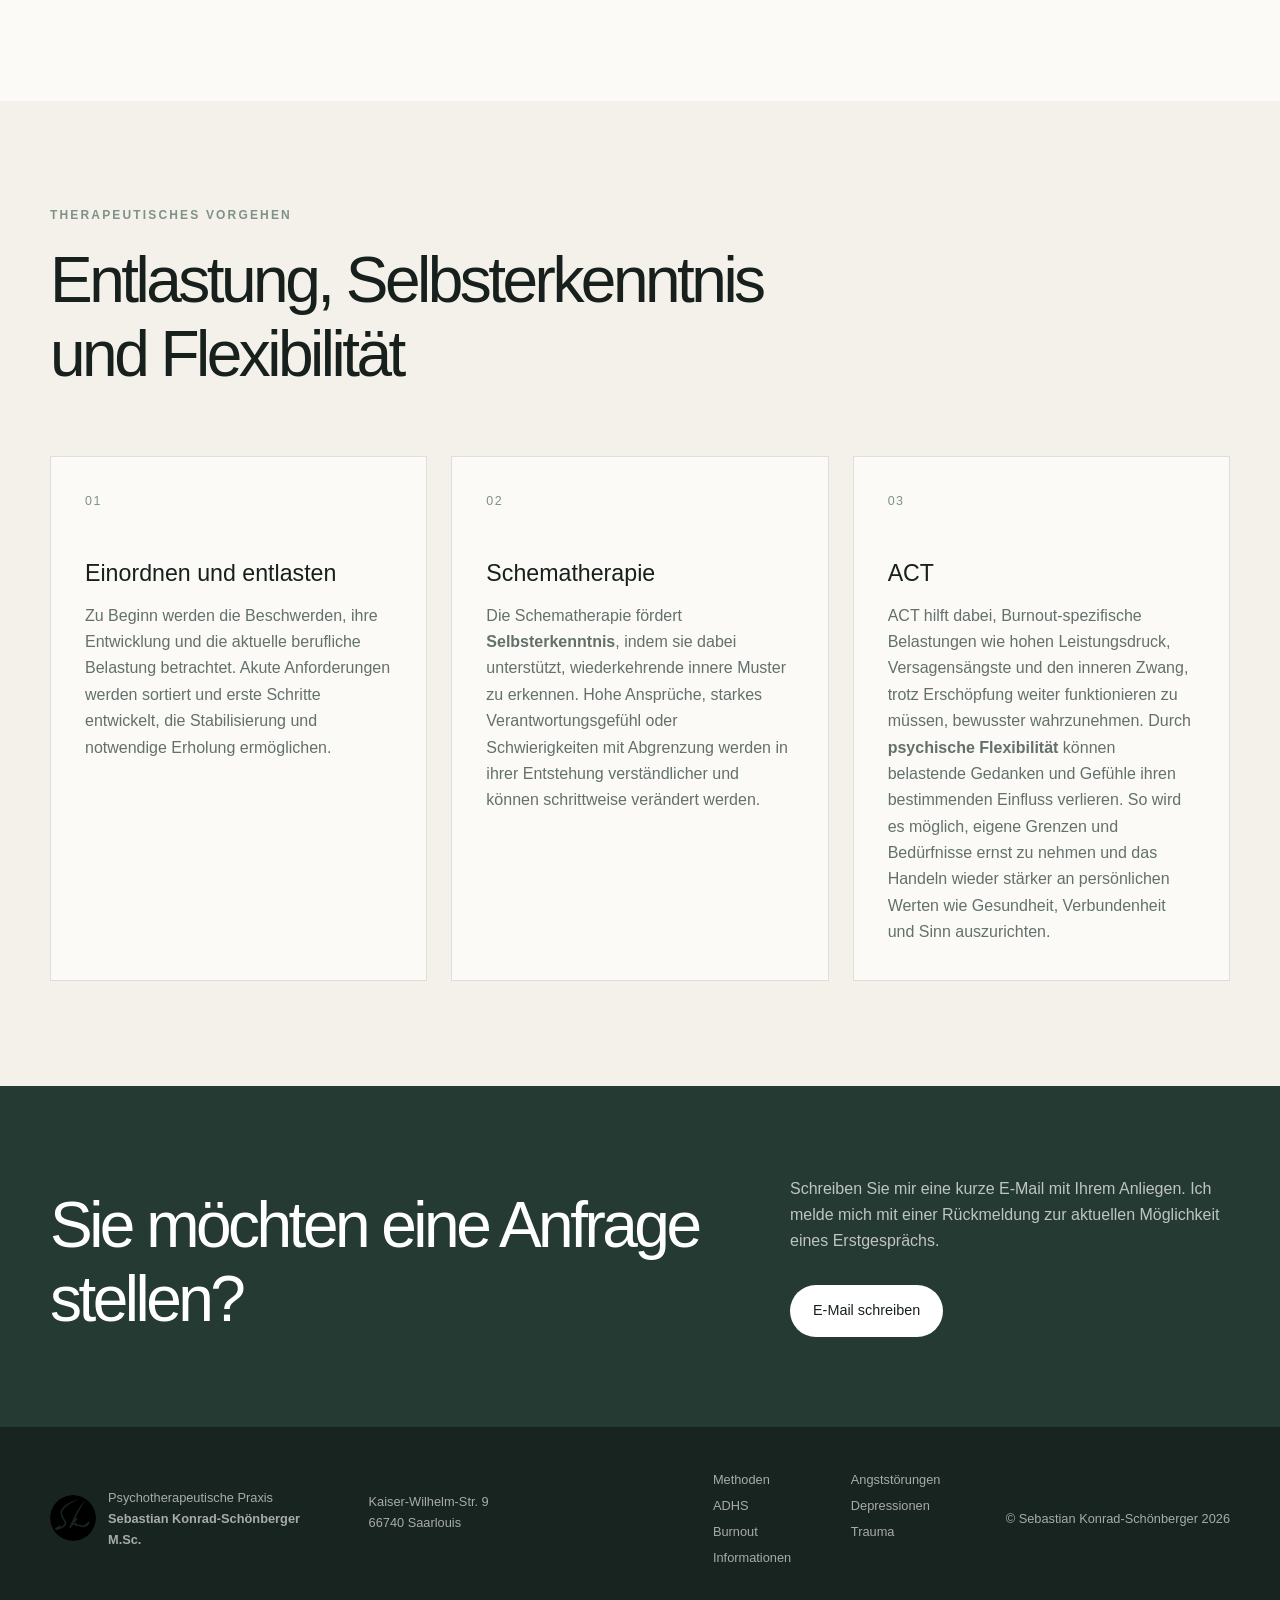
<file: burnout.html>
<!doctype html>
<html lang="de">
<head>
  <meta charset="utf-8">
  <meta name="viewport" content="width=device-width, initial-scale=1">
  <meta name="description" content="Psychotherapie bei Burnout und Erschöpfung in der Praxis Sebastian Konrad-Schönberger in Saarlouis.">
  <title>Burnout und Erschöpfung | Praxis Sebastian Konrad-Schönberger</title>
  <link rel="stylesheet" href="style.css?v=15">
  <script src="script.js?v=6" defer></script>
</head>
<body class="subpage">
  <a class="skip-link" href="#main">Zum Inhalt springen</a>
  <header class="site-header"><div class="nav-wrap">
    <a class="brand" href="index.html" aria-label="Zur Startseite"><img src="assets/logo.png" alt="" width="52" height="52"><span>Psychotherapeutische Praxis<strong>Sebastian Konrad-Schönberger M.Sc.</strong></span></a>
    <button class="menu-toggle" type="button" aria-expanded="false" aria-controls="main-nav"><span></span><span></span><span></span><span class="sr-only">Menü öffnen</span></button>
    <nav id="main-nav" aria-label="Hauptnavigation"><a href="index.html">Praxis</a><a href="methoden.html?v=56c4865">Methoden</a><details class="nav-disorders current"><summary>Störungsbilder</summary><div class="nav-disorders-menu"><a href="angststoerungen.html">Angststörungen</a><a href="adhs.html">ADHS</a><a href="depressionen.html">Depressionen</a><a href="burnout.html" aria-current="page">Burnout</a><a href="trauma.html">Trauma</a></div></details><a href="informationen.html">Informationen</a><a class="nav-contact" href="#kontakt">Therapieanfrage</a></nav>
  </div></header>
  <main id="main">
    <section class="page-hero"><div class="container page-hero-inner reveal"><p class="section-label">Burnout verstehen</p><h1>Burnout und Erschöpfung.</h1><p class="lead">Burnout kann entstehen, wenn beruflicher Stress über längere Zeit anhält und die eigenen Möglichkeiten zur Bewältigung nicht mehr ausreichen. In der Therapie geht es darum, die persönliche Belastungsdynamik zu verstehen und wieder einen flexibleren, gesundheitsförderlichen Umgang mit Anforderungen zu entwickeln.</p><div class="page-actions"><a class="button button-dark" href="#kontakt">Anfrage stellen</a><a class="button button-outline" href="#vorgehen">Zum Vorgehen</a></div></div></section>
    <section class="page-section"><div class="container editorial-grid">
      <div class="editorial-intro reveal"><p class="section-label">Einordnung</p><h2>Wenn chronischer Stress die Kräfte aufzehrt</h2></div>
      <div class="prose reveal"><p>Burnout wird in der ICD-11 als beruflich bedingtes Phänomen und nicht als eigenständige Krankheit eingeordnet. Typisch sind ausgeprägte Erschöpfung, eine zunehmende innere Distanz zur Arbeit und das Gefühl, weniger leisten oder bewirken zu können. Häufig entwickelt sich dieser Zustand schrittweise aus einem anhaltenden Ungleichgewicht zwischen Anforderungen, Handlungsspielraum und Erholung.</p><p>Arbeitsbedingungen wie hoher Zeitdruck, große Verantwortung oder fehlende Unterstützung können ebenso beteiligt sein wie persönliche Muster. Dazu gehören beispielsweise starkes Überengagement, hohe innere Ansprüche oder Schwierigkeiten, eigene Grenzen wahrzunehmen. Da sich die Beschwerden mit Depressionen und anderen Erkrankungen überschneiden können, ist eine sorgfältige diagnostische Einordnung wichtig.</p><ul class="detail-list"><li>Emotionale und körperliche Erschöpfung</li><li>Zunehmende Distanz, Gleichgültigkeit oder Zynismus gegenüber der Arbeit</li><li>Das Gefühl verringerter Leistungsfähigkeit und Wirksamkeit</li><li>Reizbarkeit, Antriebsmangel und nachlassende Erholungsfähigkeit</li></ul></div>
    </div></section>
    <section class="page-section alt" id="vorgehen"><div class="container"><div class="section-head reveal"><p class="section-label">Therapeutisches Vorgehen</p><h2>Entlastung, Selbsterkenntnis und Flexibilität</h2></div><div class="method-grid">
      <article class="method-card reveal"><span>01</span><h3>Einordnen und entlasten</h3><p>Zu Beginn werden die Beschwerden, ihre Entwicklung und die aktuelle berufliche Belastung betrachtet. Akute Anforderungen werden sortiert und erste Schritte entwickelt, die Stabilisierung und notwendige Erholung ermöglichen.</p></article>
      <article class="method-card reveal"><span>02</span><h3>Schematherapie</h3><p>Die Schematherapie fördert <strong>Selbsterkenntnis</strong>, indem sie dabei unterstützt, wiederkehrende innere Muster zu erkennen. Hohe Ansprüche, starkes Verantwortungsgefühl oder Schwierigkeiten mit Abgrenzung werden in ihrer Entstehung verständlicher und können schrittweise verändert werden.</p></article>
      <article class="method-card reveal"><span>03</span><h3>ACT</h3><p>ACT hilft dabei, Burnout-spezifische Belastungen wie hohen Leistungsdruck, Versagensängste und den inneren Zwang, trotz Erschöpfung weiter funktionieren zu müssen, bewusster wahrzunehmen. Durch <strong>psychische Flexibilität</strong> können belastende Gedanken und Gefühle ihren bestimmenden Einfluss verlieren. So wird es möglich, eigene Grenzen und Bedürfnisse ernst zu nehmen und das Handeln wieder stärker an persönlichen Werten wie Gesundheit, Verbundenheit und Sinn auszurichten.</p></article>
    </div></div></section>
  </main>
  <section class="page-cta" id="kontakt"><div class="container page-cta-grid"><h2>Sie möchten eine Anfrage stellen?</h2><div class="page-cta-copy"><p>Schreiben Sie mir eine kurze E-Mail mit Ihrem Anliegen. Ich melde mich mit einer Rückmeldung zur aktuellen Möglichkeit eines Erstgesprächs.</p><a class="button button-light" href="mailto:post@praxis-sls.de?subject=Therapieanfrage%20Burnout">E-Mail schreiben</a></div></div></section>
  <footer><div class="container footer-grid"><div class="footer-brand"><img src="assets/logo.png" alt="" width="46" height="46"><p>Psychotherapeutische Praxis<br><strong>Sebastian Konrad-Schönberger M.Sc.</strong></p></div><p>Kaiser-Wilhelm-Str. 9<br>66740 Saarlouis</p><nav class="footer-links" aria-label="Themenseiten"><a href="methoden.html?v=56c4865">Methoden</a><a href="angststoerungen.html">Angststörungen</a><a href="adhs.html">ADHS</a><a href="depressionen.html">Depressionen</a><a href="burnout.html">Burnout</a><a href="trauma.html">Trauma</a><a href="informationen.html">Informationen</a></nav><p class="copyright">© Sebastian Konrad-Schönberger <span id="year">2026</span></p></div></footer>
</body>
</html>
</file>
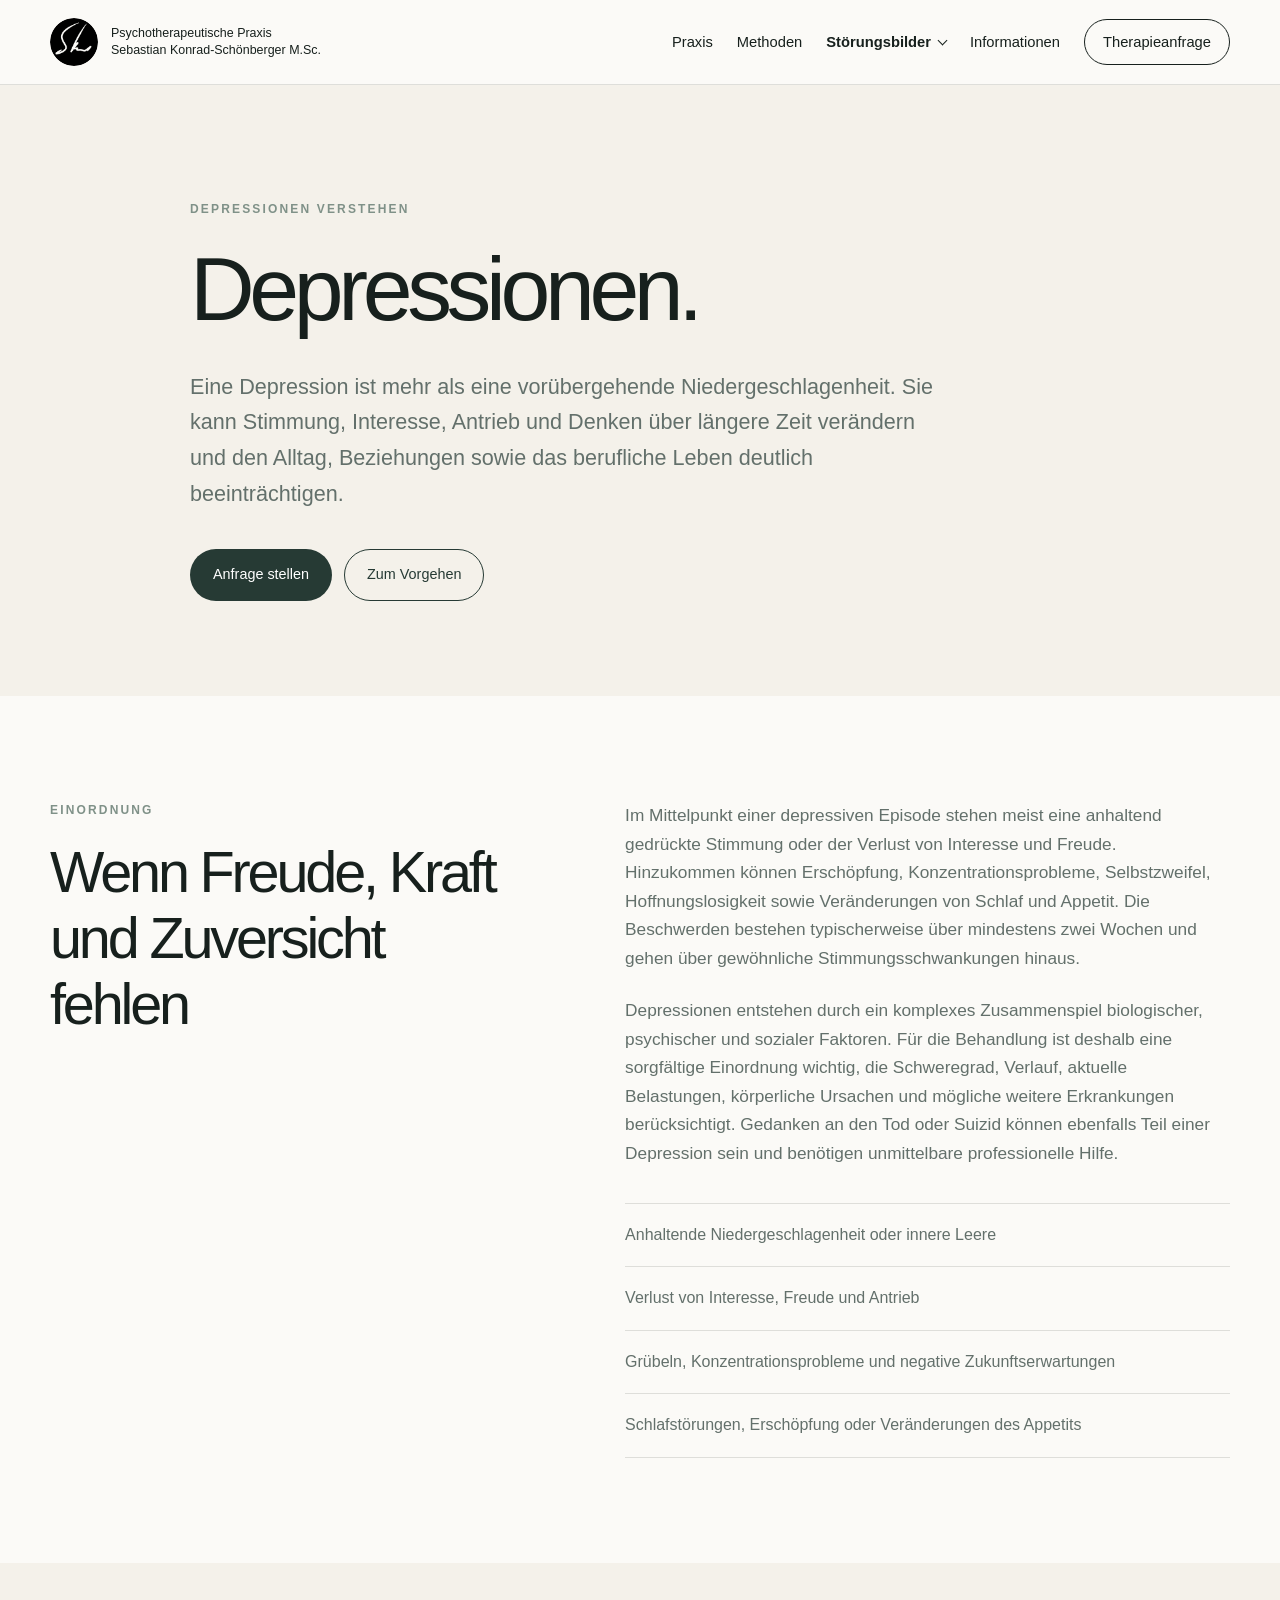
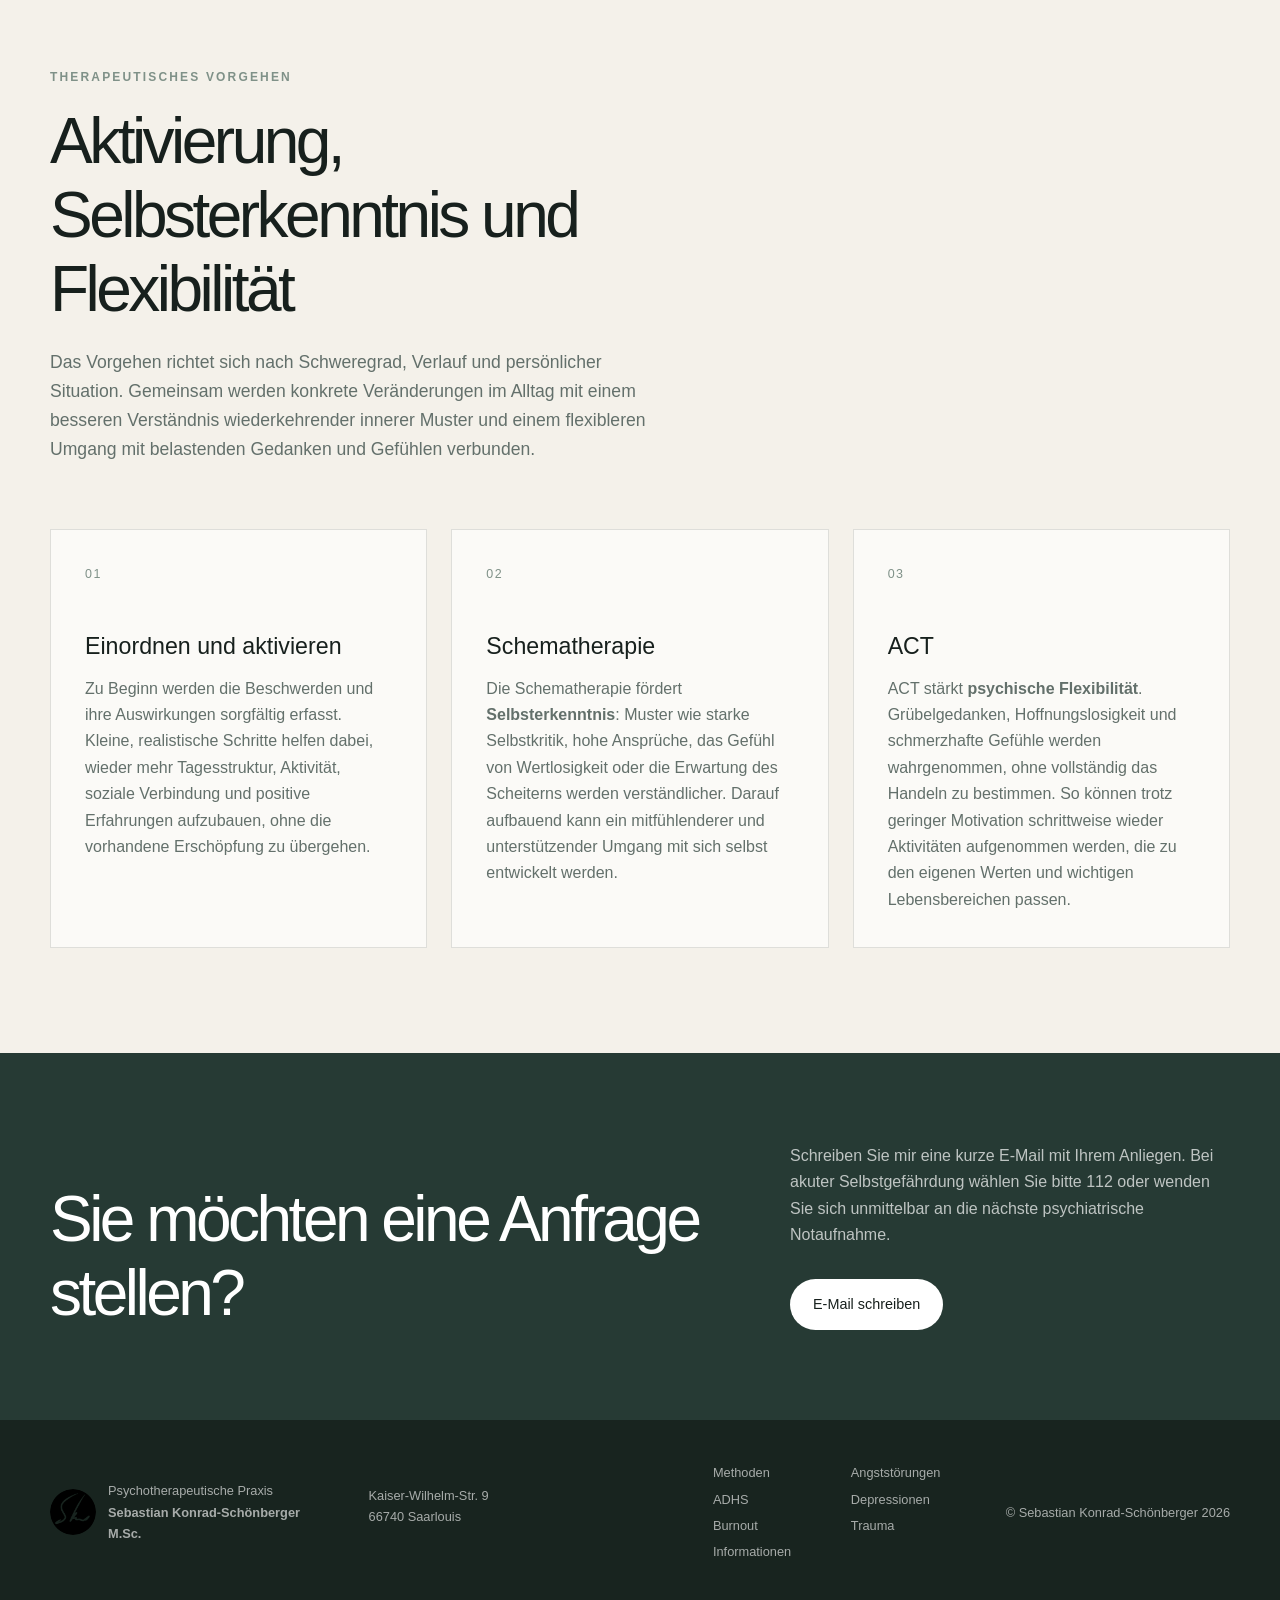
<file: depressionen.html>
<!doctype html>
<html lang="de">
<head>
  <meta charset="utf-8">
  <meta name="viewport" content="width=device-width, initial-scale=1">
  <meta name="description" content="Psychotherapie bei Depressionen in der Praxis Sebastian Konrad-Schönberger in Saarlouis.">
  <title>Depressionen | Praxis Sebastian Konrad-Schönberger</title>
  <link rel="stylesheet" href="style.css?v=15">
  <script src="script.js?v=6" defer></script>
</head>
<body class="subpage">
  <a class="skip-link" href="#main">Zum Inhalt springen</a>
  <header class="site-header"><div class="nav-wrap">
    <a class="brand" href="index.html" aria-label="Zur Startseite"><img src="assets/logo.png" alt="" width="52" height="52"><span>Psychotherapeutische Praxis<strong>Sebastian Konrad-Schönberger M.Sc.</strong></span></a>
    <button class="menu-toggle" type="button" aria-expanded="false" aria-controls="main-nav"><span></span><span></span><span></span><span class="sr-only">Menü öffnen</span></button>
    <nav id="main-nav" aria-label="Hauptnavigation"><a href="index.html">Praxis</a><a href="methoden.html?v=56c4865">Methoden</a><details class="nav-disorders current"><summary>Störungsbilder</summary><div class="nav-disorders-menu"><a href="angststoerungen.html">Angststörungen</a><a href="adhs.html">ADHS</a><a href="depressionen.html" aria-current="page">Depressionen</a><a href="burnout.html">Burnout</a><a href="trauma.html">Trauma</a></div></details><a href="informationen.html">Informationen</a><a class="nav-contact" href="#kontakt">Therapieanfrage</a></nav>
  </div></header>
  <main id="main">
    <section class="page-hero"><div class="container page-hero-inner reveal"><p class="section-label">Depressionen verstehen</p><h1>Depressionen.</h1><p class="lead">Eine Depression ist mehr als eine vorübergehende Niedergeschlagenheit. Sie kann Stimmung, Interesse, Antrieb und Denken über längere Zeit verändern und den Alltag, Beziehungen sowie das berufliche Leben deutlich beeinträchtigen.</p><div class="page-actions"><a class="button button-dark" href="#kontakt">Anfrage stellen</a><a class="button button-outline" href="#vorgehen">Zum Vorgehen</a></div></div></section>
    <section class="page-section"><div class="container editorial-grid">
      <div class="editorial-intro reveal"><p class="section-label">Einordnung</p><h2>Wenn Freude, Kraft und Zuversicht fehlen</h2></div>
      <div class="prose reveal"><p>Im Mittelpunkt einer depressiven Episode stehen meist eine anhaltend gedrückte Stimmung oder der Verlust von Interesse und Freude. Hinzukommen können Erschöpfung, Konzentrationsprobleme, Selbstzweifel, Hoffnungslosigkeit sowie Veränderungen von Schlaf und Appetit. Die Beschwerden bestehen typischerweise über mindestens zwei Wochen und gehen über gewöhnliche Stimmungsschwankungen hinaus.</p><p>Depressionen entstehen durch ein komplexes Zusammenspiel biologischer, psychischer und sozialer Faktoren. Für die Behandlung ist deshalb eine sorgfältige Einordnung wichtig, die Schweregrad, Verlauf, aktuelle Belastungen, körperliche Ursachen und mögliche weitere Erkrankungen berücksichtigt. Gedanken an den Tod oder Suizid können ebenfalls Teil einer Depression sein und benötigen unmittelbare professionelle Hilfe.</p><ul class="detail-list"><li>Anhaltende Niedergeschlagenheit oder innere Leere</li><li>Verlust von Interesse, Freude und Antrieb</li><li>Grübeln, Konzentrationsprobleme und negative Zukunftserwartungen</li><li>Schlafstörungen, Erschöpfung oder Veränderungen des Appetits</li></ul></div>
    </div></section>
    <section class="page-section alt" id="vorgehen"><div class="container"><div class="section-head reveal"><p class="section-label">Therapeutisches Vorgehen</p><h2>Aktivierung, Selbsterkenntnis und Flexibilität</h2><p>Das Vorgehen richtet sich nach Schweregrad, Verlauf und persönlicher Situation. Gemeinsam werden konkrete Veränderungen im Alltag mit einem besseren Verständnis wiederkehrender innerer Muster und einem flexibleren Umgang mit belastenden Gedanken und Gefühlen verbunden.</p></div><div class="method-grid">
      <article class="method-card reveal"><span>01</span><h3>Einordnen und aktivieren</h3><p>Zu Beginn werden die Beschwerden und ihre Auswirkungen sorgfältig erfasst. Kleine, realistische Schritte helfen dabei, wieder mehr Tagesstruktur, Aktivität, soziale Verbindung und positive Erfahrungen aufzubauen, ohne die vorhandene Erschöpfung zu übergehen.</p></article>
      <article class="method-card reveal"><span>02</span><h3>Schematherapie</h3><p>Die Schematherapie fördert <strong>Selbsterkenntnis</strong>: Muster wie starke Selbstkritik, hohe Ansprüche, das Gefühl von Wertlosigkeit oder die Erwartung des Scheiterns werden verständlicher. Darauf aufbauend kann ein mitfühlenderer und unterstützender Umgang mit sich selbst entwickelt werden.</p></article>
      <article class="method-card reveal"><span>03</span><h3>ACT</h3><p>ACT stärkt <strong>psychische Flexibilität</strong>. Grübelgedanken, Hoffnungslosigkeit und schmerzhafte Gefühle werden wahrgenommen, ohne vollständig das Handeln zu bestimmen. So können trotz geringer Motivation schrittweise wieder Aktivitäten aufgenommen werden, die zu den eigenen Werten und wichtigen Lebensbereichen passen.</p></article>
    </div></div></section>
  </main>
  <section class="page-cta" id="kontakt"><div class="container page-cta-grid"><h2>Sie möchten eine Anfrage stellen?</h2><div class="page-cta-copy"><p>Schreiben Sie mir eine kurze E-Mail mit Ihrem Anliegen. Bei akuter Selbstgefährdung wählen Sie bitte 112 oder wenden Sie sich unmittelbar an die nächste psychiatrische Notaufnahme.</p><a class="button button-light" href="mailto:post@praxis-sls.de?subject=Therapieanfrage%20Depressionen">E-Mail schreiben</a></div></div></section>
  <footer><div class="container footer-grid"><div class="footer-brand"><img src="assets/logo.png" alt="" width="46" height="46"><p>Psychotherapeutische Praxis<br><strong>Sebastian Konrad-Schönberger M.Sc.</strong></p></div><p>Kaiser-Wilhelm-Str. 9<br>66740 Saarlouis</p><nav class="footer-links" aria-label="Themenseiten"><a href="methoden.html?v=56c4865">Methoden</a><a href="angststoerungen.html">Angststörungen</a><a href="adhs.html">ADHS</a><a href="depressionen.html">Depressionen</a><a href="burnout.html">Burnout</a><a href="trauma.html">Trauma</a><a href="informationen.html">Informationen</a></nav><p class="copyright">© Sebastian Konrad-Schönberger <span id="year">2026</span></p></div></footer>
</body>
</html>
</file>
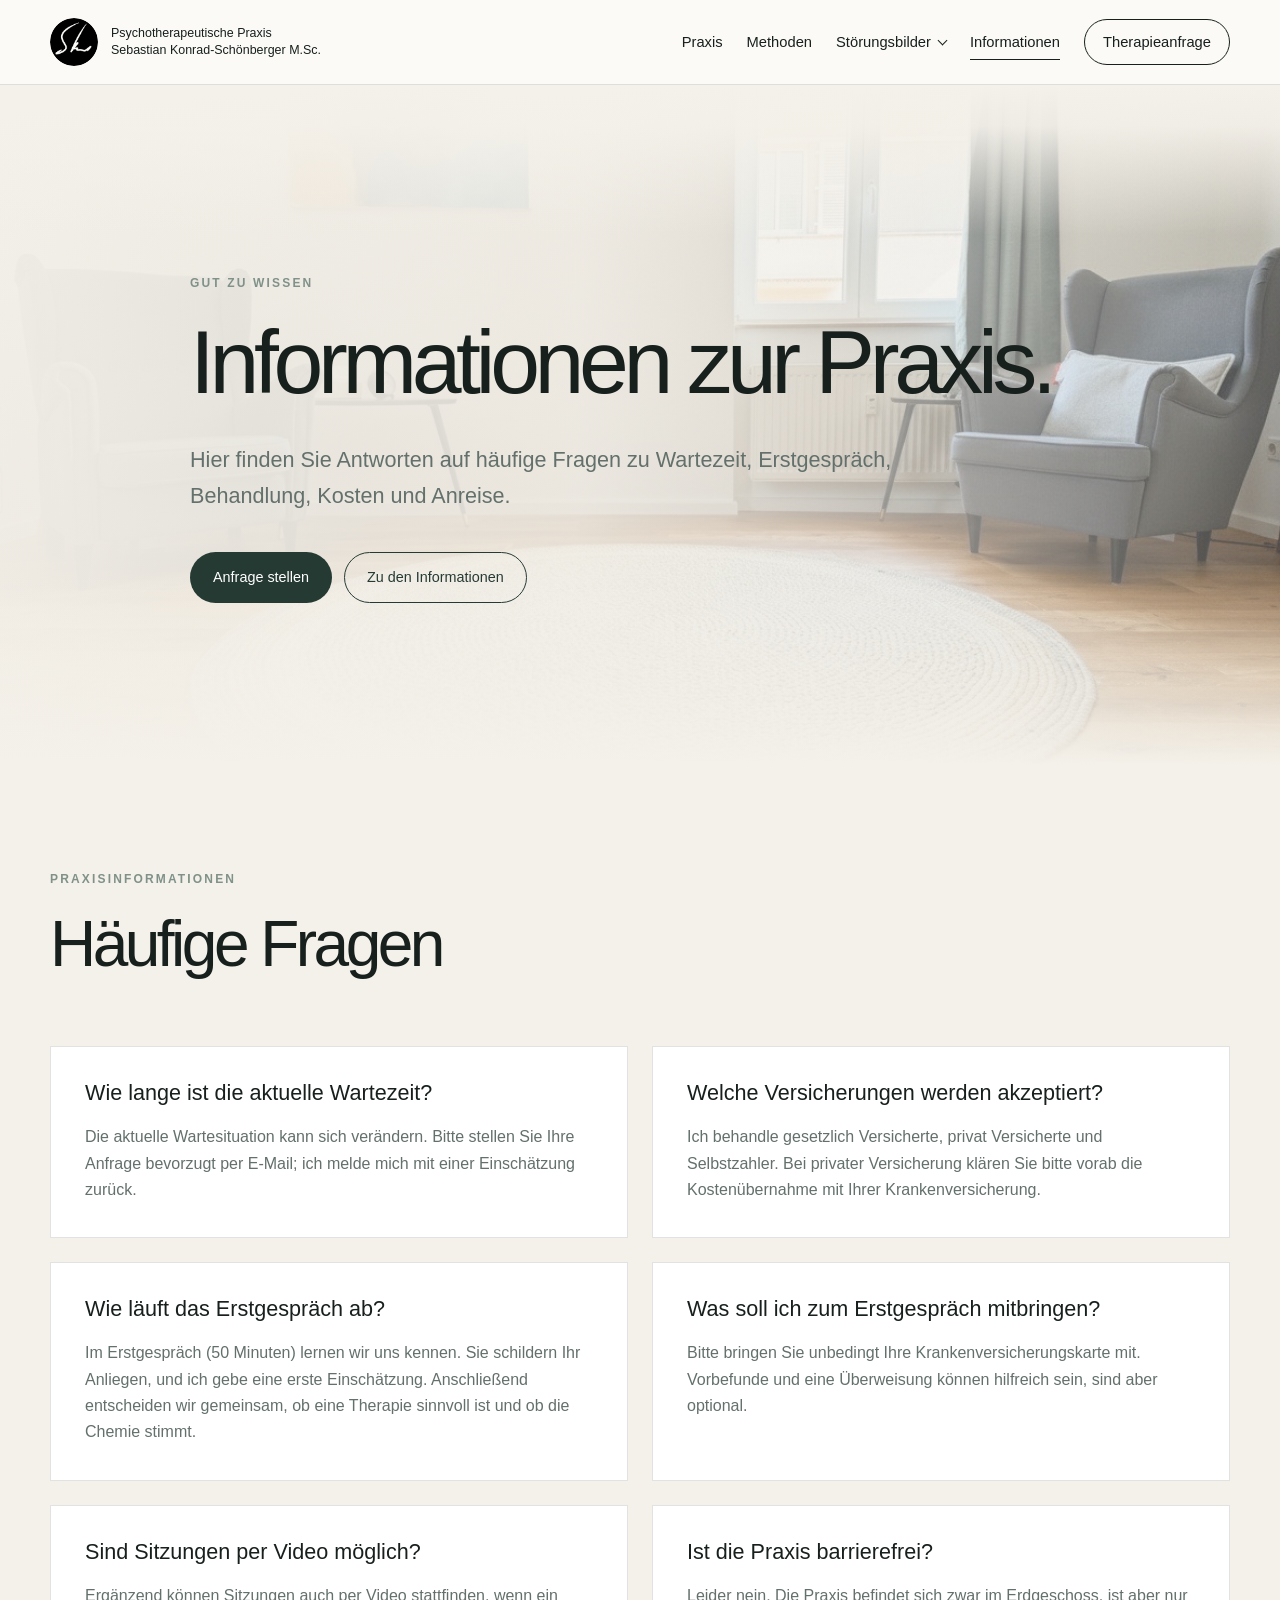
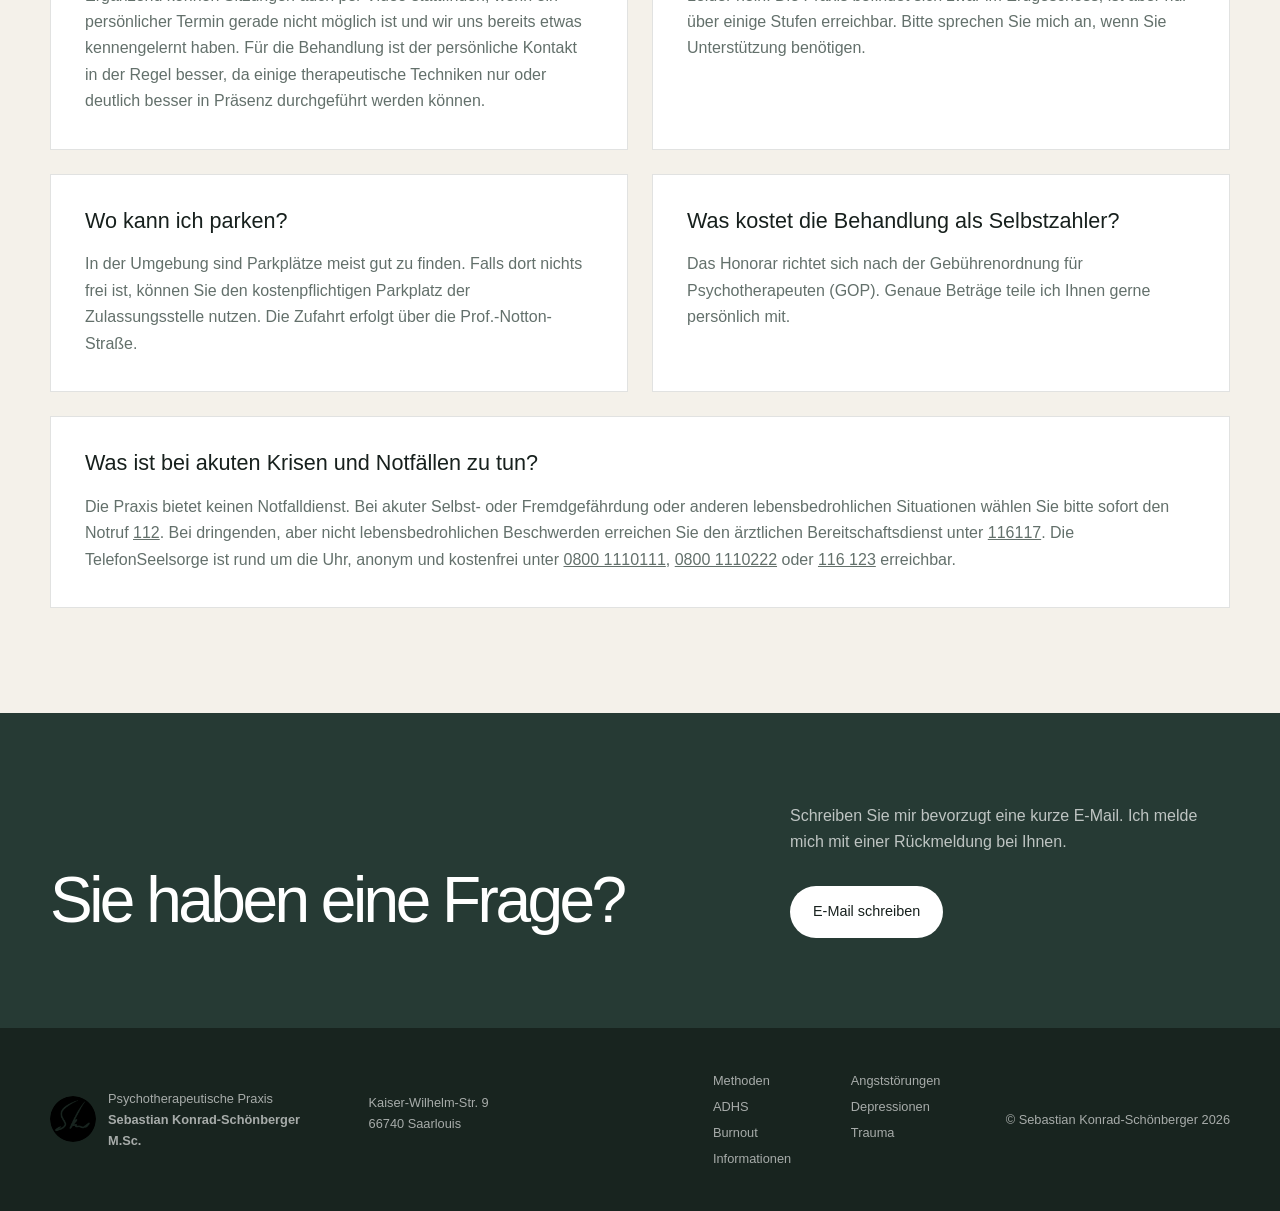
<file: informationen.html>
<!doctype html>
<html lang="de">
<head>
  <meta charset="utf-8">
  <meta name="viewport" content="width=device-width, initial-scale=1">
  <meta name="description" content="Informationen zu Wartezeit, Erstgespräch, Videositzungen, Kostenübernahme und Anreise zur Psychotherapeutischen Praxis Sebastian Konrad-Schönberger in Saarlouis.">
  <title>Informationen | Praxis Sebastian Konrad-Schönberger</title>
  <link rel="stylesheet" href="style.css?v=15">
  <script src="script.js?v=6" defer></script>
</head>
<body class="subpage">
  <a class="skip-link" href="#main">Zum Inhalt springen</a>
  <header class="site-header"><div class="nav-wrap">
    <a class="brand" href="index.html" aria-label="Zur Startseite"><img src="assets/logo.png" alt="" width="52" height="52"><span>Psychotherapeutische Praxis<strong>Sebastian Konrad-Schönberger M.Sc.</strong></span></a>
    <button class="menu-toggle" type="button" aria-expanded="false" aria-controls="main-nav"><span></span><span></span><span></span><span class="sr-only">Menü öffnen</span></button>
    <nav id="main-nav" aria-label="Hauptnavigation">
      <a href="index.html">Praxis</a><a href="methoden.html?v=56c4865">Methoden</a>
      <details class="nav-disorders"><summary>Störungsbilder</summary><div class="nav-disorders-menu"><a href="angststoerungen.html">Angststörungen</a><a href="adhs.html">ADHS</a><a href="depressionen.html">Depressionen</a><a href="burnout.html">Burnout</a><a href="trauma.html">Trauma</a></div></details>
      <a href="informationen.html" aria-current="page">Informationen</a><a class="nav-contact" href="#kontakt">Therapieanfrage</a>
    </nav>
  </div></header>
  <main id="main">
    <section class="page-hero info-page-hero"><div class="container page-hero-inner reveal"><p class="section-label">Gut zu wissen</p><h1>Informationen zur Praxis.</h1><p class="lead">Hier finden Sie Antworten auf häufige Fragen zu Wartezeit, Erstgespräch, Behandlung, Kosten und Anreise.</p><div class="page-actions"><a class="button button-dark" href="#kontakt">Anfrage stellen</a><a class="button button-outline" href="#praxisinfos">Zu den Informationen</a></div></div></section>
    <section class="page-section alt" id="praxisinfos"><div class="container"><div class="section-head reveal"><p class="section-label">Praxisinformationen</p><h2>Häufige Fragen</h2></div><div class="faq-grid">
      <article class="faq-card reveal"><h3>Wie lange ist die aktuelle Wartezeit?</h3><p>Die aktuelle Wartesituation kann sich verändern. Bitte stellen Sie Ihre Anfrage bevorzugt per E-Mail; ich melde mich mit einer Einschätzung zurück.</p></article>
      <article class="faq-card reveal"><h3>Welche Versicherungen werden akzeptiert?</h3><p>Ich behandle gesetzlich Versicherte, privat Versicherte und Selbstzahler. Bei privater Versicherung klären Sie bitte vorab die Kostenübernahme mit Ihrer Krankenversicherung.</p></article>
      <article class="faq-card reveal"><h3>Wie läuft das Erstgespräch ab?</h3><p>Im Erstgespräch (50 Minuten) lernen wir uns kennen. Sie schildern Ihr Anliegen, und ich gebe eine erste Einschätzung. Anschließend entscheiden wir gemeinsam, ob eine Therapie sinnvoll ist und ob die Chemie stimmt.</p></article>
      <article class="faq-card reveal"><h3>Was soll ich zum Erstgespräch mitbringen?</h3><p>Bitte bringen Sie unbedingt Ihre Krankenversicherungskarte mit. Vorbefunde und eine Überweisung können hilfreich sein, sind aber optional.</p></article>
      <article class="faq-card reveal"><h3>Sind Sitzungen per Video möglich?</h3><p>Ergänzend können Sitzungen auch per Video stattfinden, wenn ein persönlicher Termin gerade nicht möglich ist und wir uns bereits etwas kennengelernt haben. Für die Behandlung ist der persönliche Kontakt in der Regel besser, da einige therapeutische Techniken nur oder deutlich besser in Präsenz durchgeführt werden können.</p></article>
      <article class="faq-card reveal"><h3>Ist die Praxis barrierefrei?</h3><p>Leider nein. Die Praxis befindet sich zwar im Erdgeschoss, ist aber nur über einige Stufen erreichbar. Bitte sprechen Sie mich an, wenn Sie Unterstützung benötigen.</p></article>
      <article class="faq-card reveal"><h3>Wo kann ich parken?</h3><p>In der Umgebung sind Parkplätze meist gut zu finden. Falls dort nichts frei ist, können Sie den kostenpflichtigen Parkplatz der Zulassungsstelle nutzen. Die Zufahrt erfolgt über die Prof.-Notton-Straße.</p></article>
      <article class="faq-card reveal"><h3>Was kostet die Behandlung als Selbstzahler?</h3><p>Das Honorar richtet sich nach der Gebührenordnung für Psychotherapeuten (GOP). Genaue Beträge teile ich Ihnen gerne persönlich mit.</p></article>
      <article class="faq-card reveal"><h3>Was ist bei akuten Krisen und Notfällen zu tun?</h3><p>Die Praxis bietet keinen Notfalldienst. Bei akuter Selbst- oder Fremdgefährdung oder anderen lebensbedrohlichen Situationen wählen Sie bitte sofort den Notruf <a href="tel:112">112</a>. Bei dringenden, aber nicht lebensbedrohlichen Beschwerden erreichen Sie den ärztlichen Bereitschaftsdienst unter <a href="tel:116117">116117</a>. Die TelefonSeelsorge ist rund um die Uhr, anonym und kostenfrei unter <a href="tel:08001110111">0800 1110111</a>, <a href="tel:08001110222">0800 1110222</a> oder <a href="tel:116123">116 123</a> erreichbar.</p></article>
    </div></div></section>
  </main>
  <section class="page-cta" id="kontakt"><div class="container page-cta-grid"><h2>Sie haben eine Frage?</h2><div class="page-cta-copy"><p>Schreiben Sie mir bevorzugt eine kurze E-Mail. Ich melde mich mit einer Rückmeldung bei Ihnen.</p><a class="button button-light" href="mailto:post@praxis-sls.de?subject=Frage%20zur%20Praxis">E-Mail schreiben</a></div></div></section>
  <footer><div class="container footer-grid"><div class="footer-brand"><img src="assets/logo.png" alt="" width="46" height="46"><p>Psychotherapeutische Praxis<br><strong>Sebastian Konrad-Schönberger M.Sc.</strong></p></div><p>Kaiser-Wilhelm-Str. 9<br>66740 Saarlouis</p><nav class="footer-links" aria-label="Themenseiten"><a href="methoden.html?v=56c4865">Methoden</a><a href="angststoerungen.html">Angststörungen</a><a href="adhs.html">ADHS</a><a href="depressionen.html">Depressionen</a><a href="burnout.html">Burnout</a><a href="trauma.html">Trauma</a><a href="informationen.html">Informationen</a></nav><p class="copyright">© Sebastian Konrad-Schönberger <span id="year">2026</span></p></div></footer>
</body>
</html>
</file>
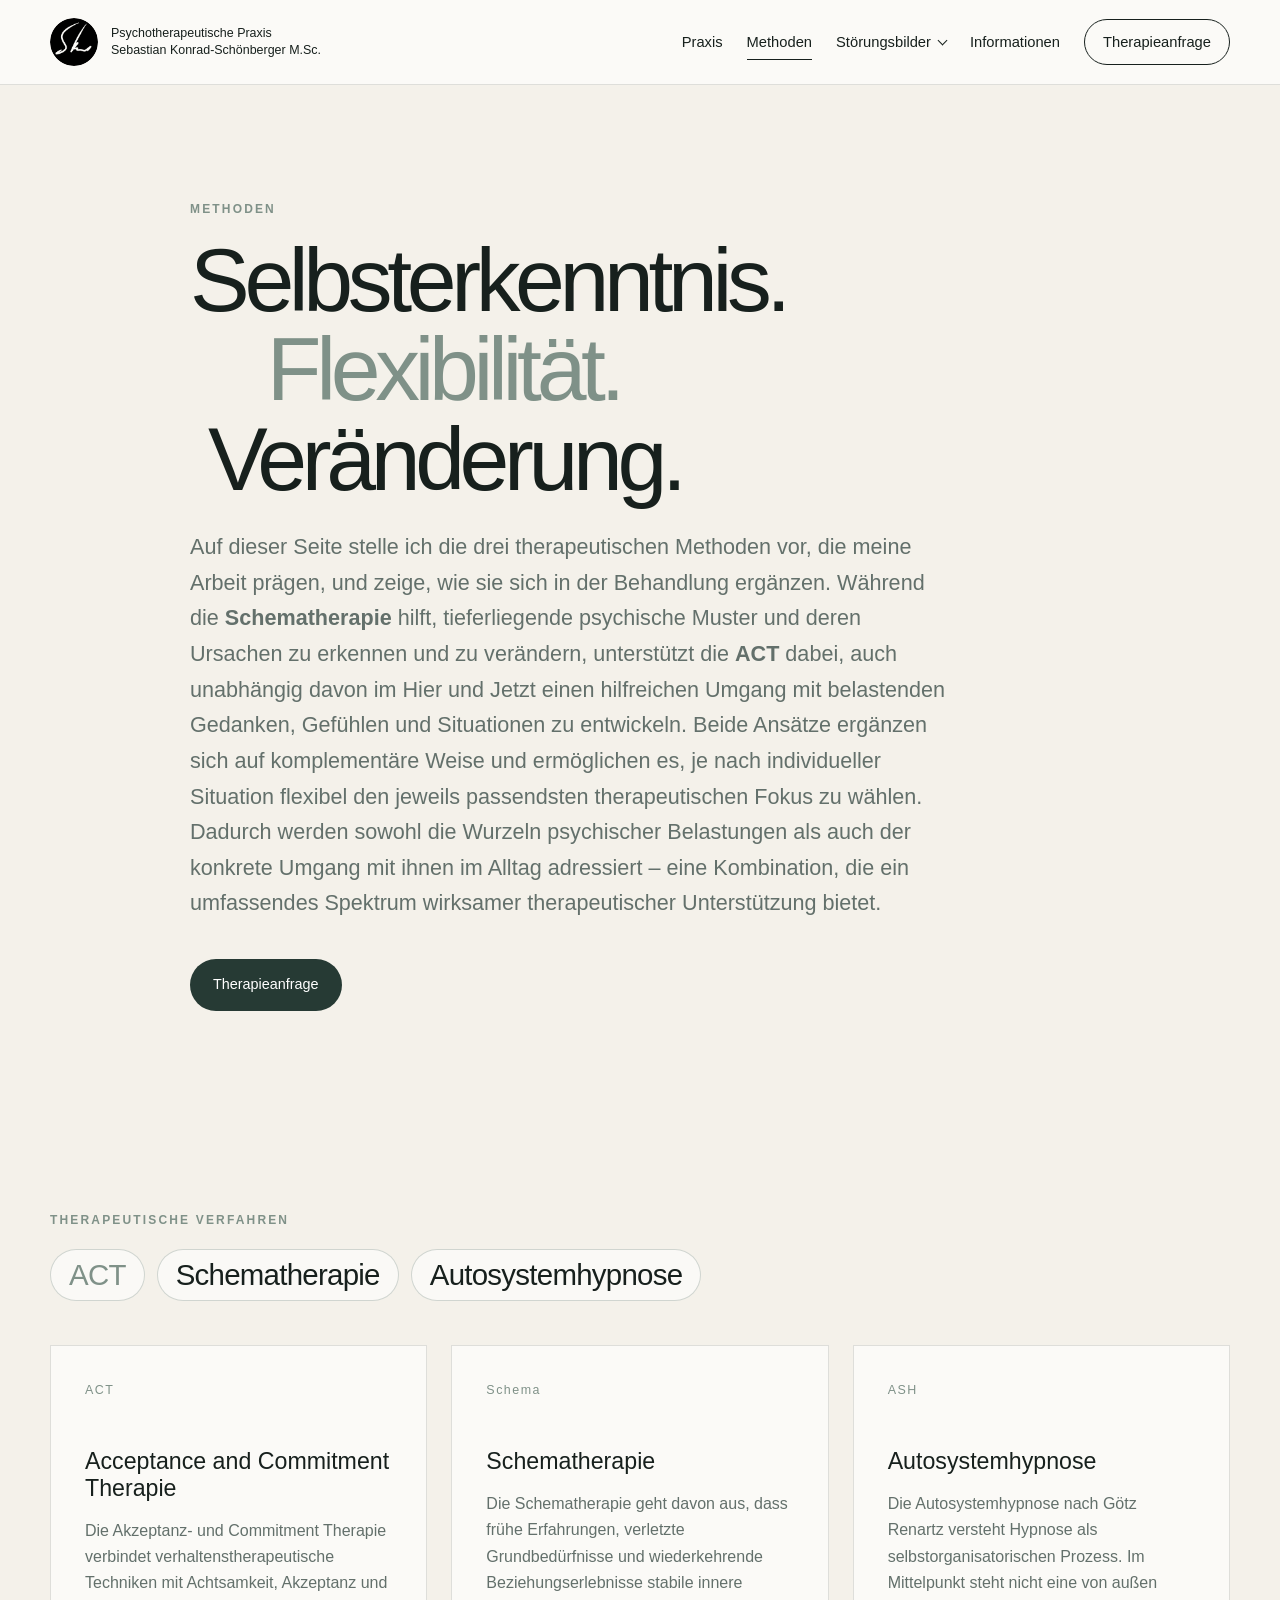
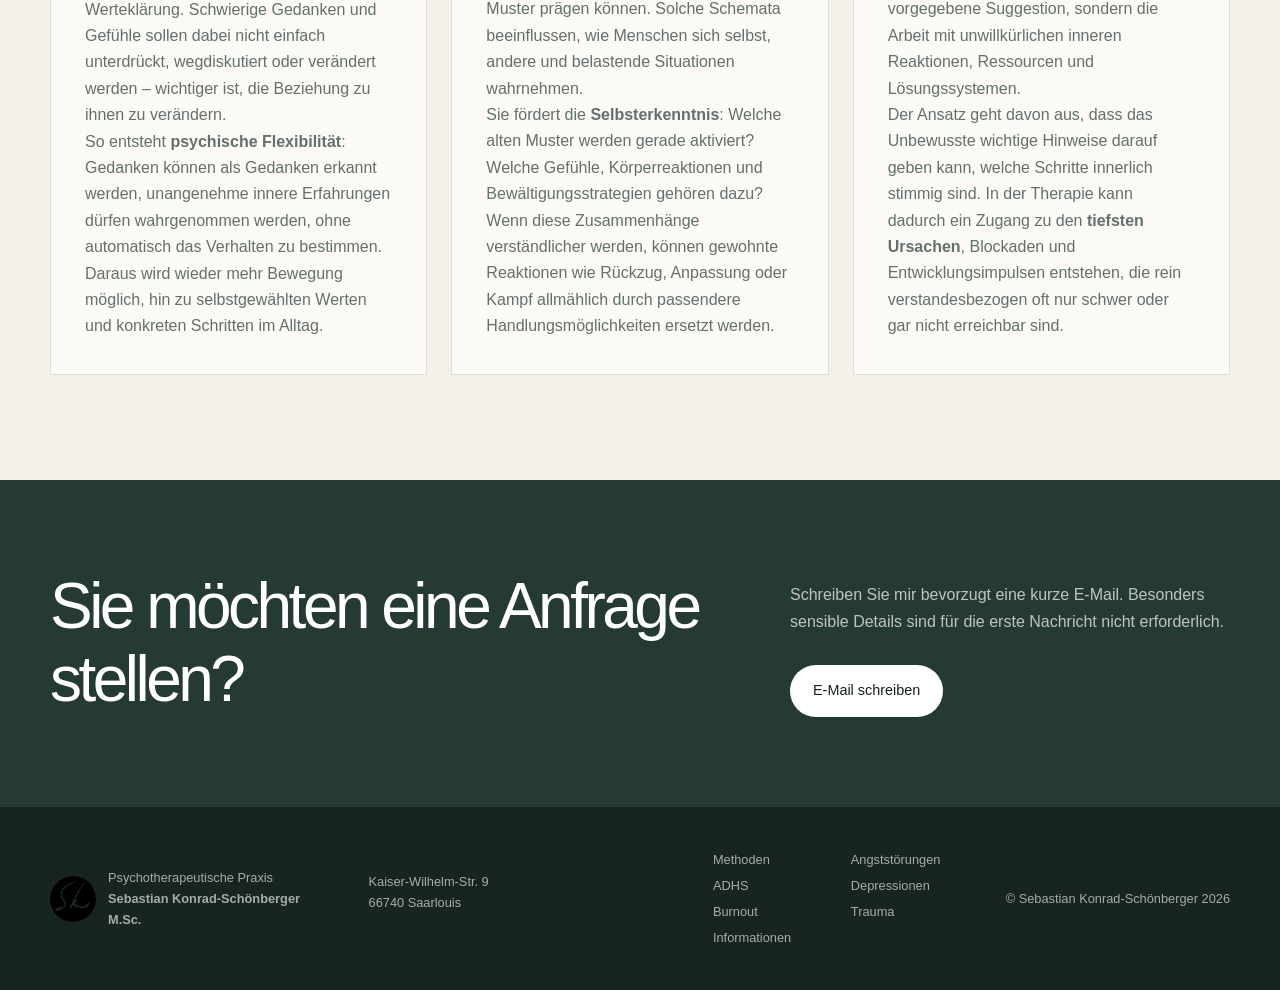
<file: methoden.html>
<!doctype html>
<html lang="de">
<head>
  <meta charset="utf-8">
  <meta name="viewport" content="width=device-width, initial-scale=1">
  <meta name="description" content="ACT, Schematherapie und Autosystemhypnose in der Psychotherapeutischen Praxis Sebastian Konrad-Schönberger in Saarlouis.">
  <title>Methoden | Psychotherapeutische Praxis Sebastian Konrad-Schönberger</title>
  <link rel="stylesheet" href="style.css?v=15">
  <script src="script.js?v=6" defer></script>
</head>
<body class="subpage">
  <a class="skip-link" href="#main">Zum Inhalt springen</a>
  <header class="site-header">
    <div class="nav-wrap">
      <a class="brand" href="index.html" aria-label="Zur Startseite">
        <img src="assets/logo.png" alt="" width="52" height="52">
        <span>Psychotherapeutische Praxis<strong>Sebastian Konrad-Schönberger M.Sc.</strong></span>
      </a>
      <button class="menu-toggle" type="button" aria-expanded="false" aria-controls="main-nav">
        <span></span><span></span><span></span><span class="sr-only">Menü öffnen</span>
      </button>
      <nav id="main-nav" aria-label="Hauptnavigation">
        <a href="index.html">Praxis</a>
        <a href="methoden.html?v=56c4865" aria-current="page">Methoden</a>
        <details class="nav-disorders">
          <summary>Störungsbilder</summary>
          <div class="nav-disorders-menu"><a href="angststoerungen.html">Angststörungen</a><a href="adhs.html">ADHS</a><a href="depressionen.html">Depressionen</a><a href="burnout.html">Burnout</a><a href="trauma.html">Trauma</a></div>
        </details>
        <a href="informationen.html">Informationen</a>
        <a class="nav-contact" href="#kontakt">Therapieanfrage</a>
      </nav>
    </div>
  </header>

  <main id="main">
    <section class="page-hero">
      <div class="container page-hero-inner reveal">
        <p class="section-label">Methoden</p>
        <h1 class="methods-hero-title">
          <span>Selbsterkenntnis.</span>
          <span>Flexibilität.</span>
          <span>Veränderung.</span>
        </h1>
        <p class="lead">Auf dieser Seite stelle ich die drei therapeutischen Methoden vor, die meine Arbeit prägen, und zeige, wie sie sich in der Behandlung ergänzen. Während die <strong>Schematherapie</strong> hilft, tieferliegende psychische Muster und deren Ursachen zu erkennen und zu verändern, unterstützt die <strong>ACT</strong> dabei, auch unabhängig davon im Hier und Jetzt einen hilfreichen Umgang mit belastenden Gedanken, Gefühlen und Situationen zu entwickeln. Beide Ansätze ergänzen sich auf komplementäre Weise und ermöglichen es, je nach individueller Situation flexibel den jeweils passendsten therapeutischen Fokus zu wählen. Dadurch werden sowohl die Wurzeln psychischer Belastungen als auch der konkrete Umgang mit ihnen im Alltag adressiert – eine Kombination, die ein umfassendes Spektrum wirksamer therapeutischer Unterstützung bietet.</p>
        <div class="page-actions">
          <a class="button button-dark" href="#kontakt">Therapieanfrage</a>
        </div>
      </div>
    </section>

    <section class="page-section alt" id="methoden">
      <div class="container">
        <div class="section-head methods-section-head reveal">
          <p class="section-label">Therapeutische Verfahren</p>
          <h2>
            <span>ACT</span>
            <span>Schematherapie</span>
            <span>Autosystemhypnose</span>
          </h2>
        </div>
        <div class="method-grid">
          <article class="method-card reveal">
            <span>ACT</span>
            <h3>Acceptance and Commitment Therapie</h3>
            <p>Die Akzeptanz- und Commitment Therapie verbindet verhaltenstherapeutische Techniken mit Achtsamkeit, Akzeptanz und Werteklärung. Schwierige Gedanken und Gefühle sollen dabei nicht einfach unterdrückt, wegdiskutiert oder verändert werden – wichtiger ist, die Beziehung zu ihnen zu verändern.</p>
            <p>So entsteht <strong>psychische Flexibilität</strong>: Gedanken können als Gedanken erkannt werden, unangenehme innere Erfahrungen dürfen wahrgenommen werden, ohne automatisch das Verhalten zu bestimmen. Daraus wird wieder mehr Bewegung möglich, hin zu selbstgewählten Werten und konkreten Schritten im Alltag.</p>
          </article>
          <article class="method-card reveal">
            <span>Schema</span>
            <h3>Schematherapie</h3>
            <p>Die Schematherapie geht davon aus, dass frühe Erfahrungen, verletzte Grundbedürfnisse und wiederkehrende Beziehungserlebnisse stabile innere Muster prägen können. Solche Schemata beeinflussen, wie Menschen sich selbst, andere und belastende Situationen wahrnehmen.</p>
            <p>Sie fördert die <strong>Selbsterkenntnis</strong>: Welche alten Muster werden gerade aktiviert? Welche Gefühle, Körperreaktionen und Bewältigungsstrategien gehören dazu? Wenn diese Zusammenhänge verständlicher werden, können gewohnte Reaktionen wie Rückzug, Anpassung oder Kampf allmählich durch passendere Handlungsmöglichkeiten ersetzt werden.</p>
          </article>
          <article class="method-card reveal">
            <span>ASH</span>
            <h3>Autosystemhypnose</h3>
            <p>Die Autosystemhypnose nach Götz Renartz versteht Hypnose als selbstorganisatorischen Prozess. Im Mittelpunkt steht nicht eine von außen vorgegebene Suggestion, sondern die Arbeit mit unwillkürlichen inneren Reaktionen, Ressourcen und Lösungssystemen.</p>
            <p>Der Ansatz geht davon aus, dass das Unbewusste wichtige Hinweise darauf geben kann, welche Schritte innerlich stimmig sind. In der Therapie kann dadurch ein Zugang zu den <strong>tiefsten Ursachen</strong>, Blockaden und Entwicklungsimpulsen entstehen, die rein verstandesbezogen oft nur schwer oder gar nicht erreichbar sind.</p>
          </article>
        </div>
      </div>
    </section>
  </main>

  <section class="page-cta" id="kontakt">
    <div class="container page-cta-grid">
      <h2>Sie möchten eine Anfrage stellen?</h2>
      <div class="page-cta-copy"><p>Schreiben Sie mir bevorzugt eine kurze E-Mail. Besonders sensible Details sind für die erste Nachricht nicht erforderlich.</p><a class="button button-light" href="mailto:post@praxis-sls.de">E-Mail schreiben</a></div>
    </div>
  </section>
  <footer>
    <div class="container footer-grid">
      <div class="footer-brand"><img src="assets/logo.png" alt="" width="46" height="46"><p>Psychotherapeutische Praxis<br><strong>Sebastian Konrad-Schönberger M.Sc.</strong></p></div>
      <p>Kaiser-Wilhelm-Str. 9<br>66740 Saarlouis</p>
      <nav class="footer-links" aria-label="Themenseiten"><a href="methoden.html?v=56c4865">Methoden</a><a href="angststoerungen.html">Angststörungen</a><a href="adhs.html">ADHS</a><a href="depressionen.html">Depressionen</a><a href="burnout.html">Burnout</a><a href="trauma.html">Trauma</a><a href="informationen.html">Informationen</a></nav>
      <p class="copyright">© Sebastian Konrad-Schönberger <span id="year">2026</span></p>
    </div>
  </footer>
</body>
</html>
</file>
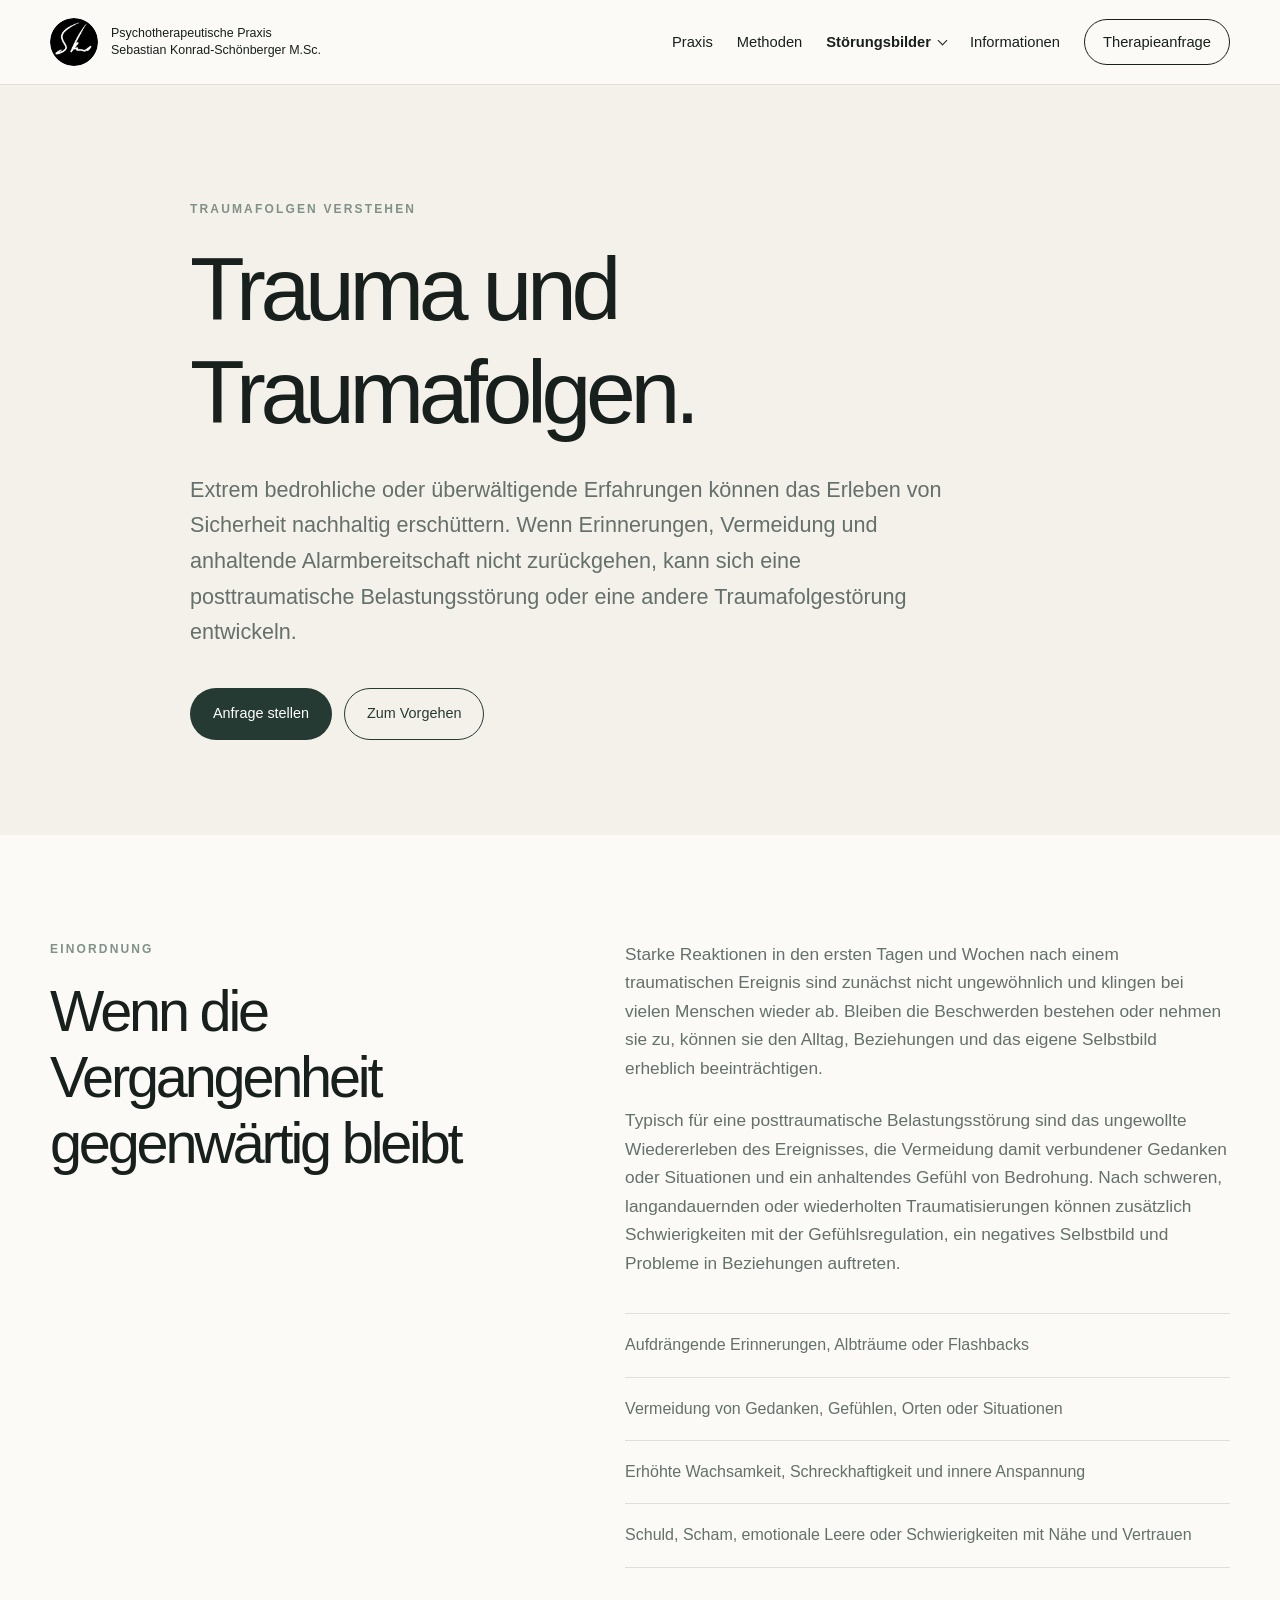
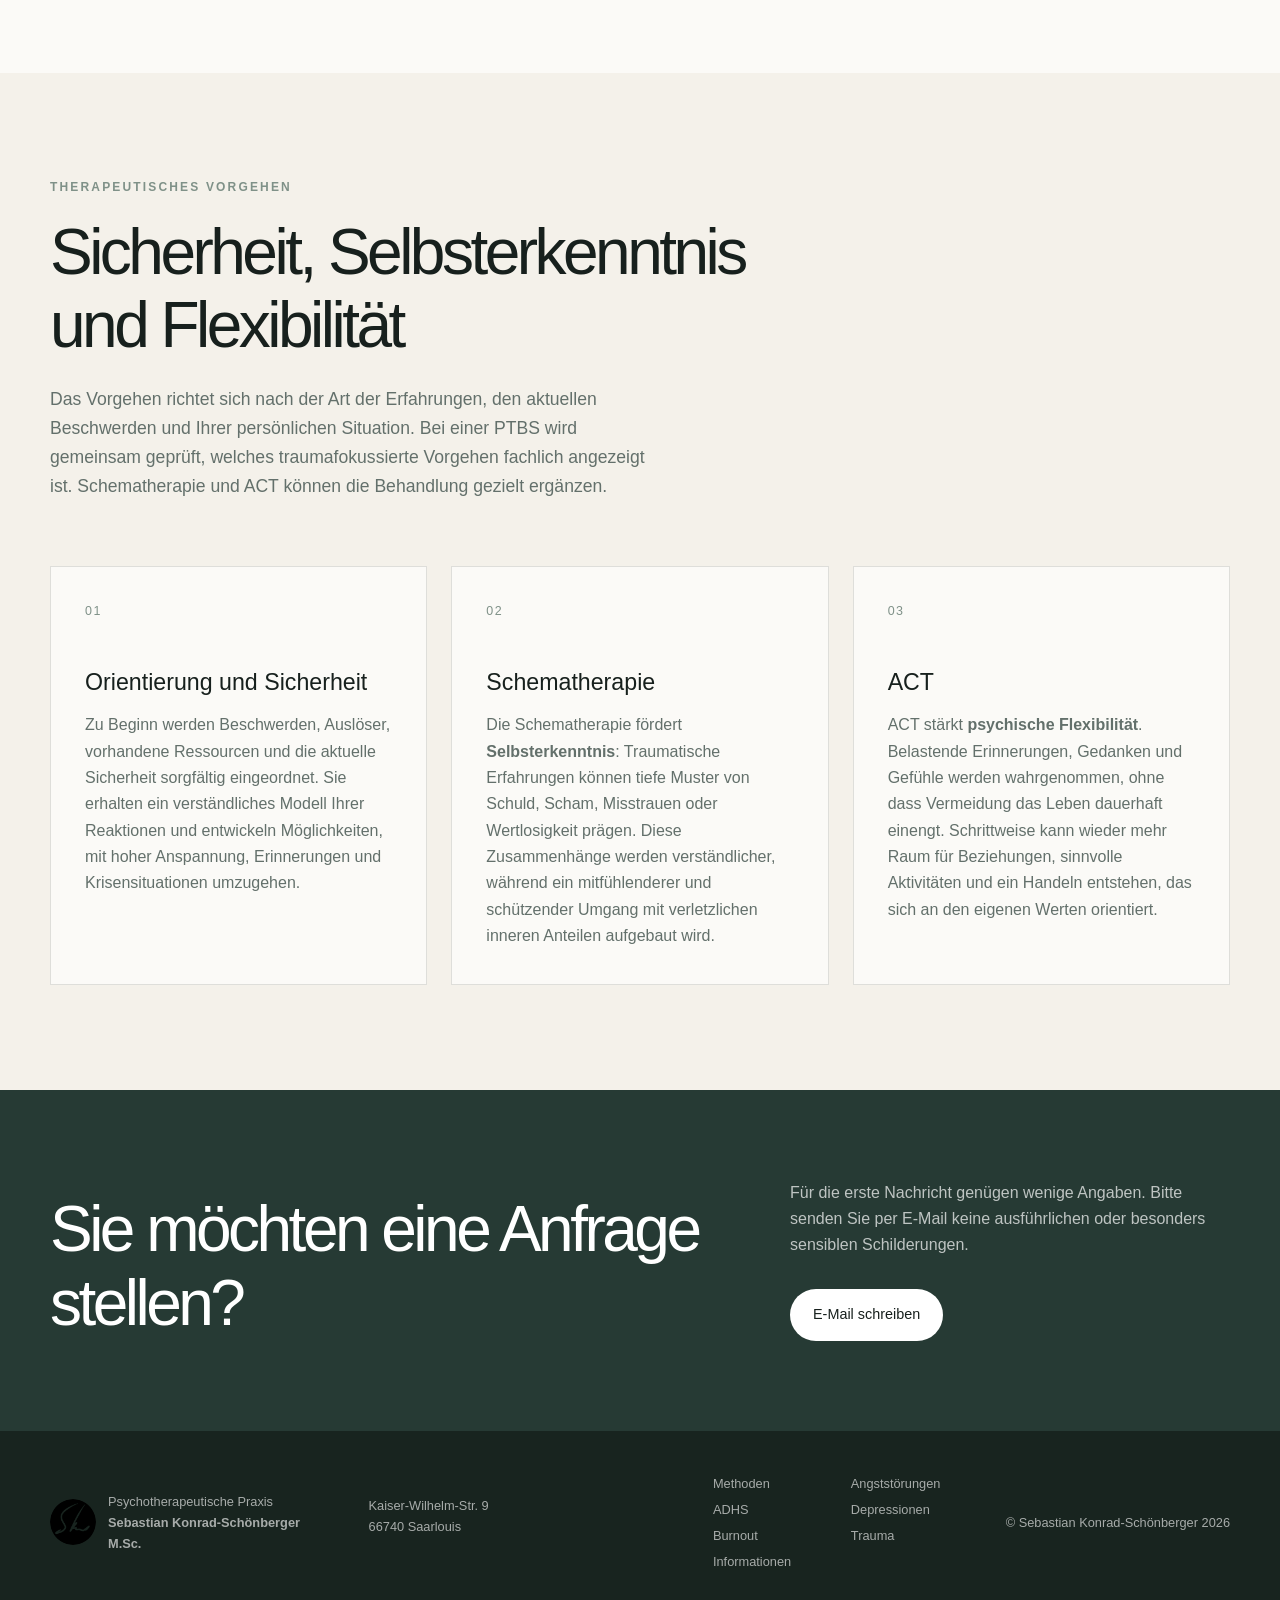
<file: trauma.html>
<!doctype html>
<html lang="de">
<head>
  <meta charset="utf-8">
  <meta name="viewport" content="width=device-width, initial-scale=1">
  <meta name="description" content="Psychotherapie bei Trauma und Traumafolgen in der Praxis Sebastian Konrad-Schönberger in Saarlouis.">
  <title>Trauma und Traumafolgen | Praxis Sebastian Konrad-Schönberger</title>
  <link rel="stylesheet" href="style.css?v=15">
  <script src="script.js?v=6" defer></script>
</head>
<body class="subpage">
  <a class="skip-link" href="#main">Zum Inhalt springen</a>
  <header class="site-header"><div class="nav-wrap">
    <a class="brand" href="index.html" aria-label="Zur Startseite"><img src="assets/logo.png" alt="" width="52" height="52"><span>Psychotherapeutische Praxis<strong>Sebastian Konrad-Schönberger M.Sc.</strong></span></a>
    <button class="menu-toggle" type="button" aria-expanded="false" aria-controls="main-nav"><span></span><span></span><span></span><span class="sr-only">Menü öffnen</span></button>
    <nav id="main-nav" aria-label="Hauptnavigation"><a href="index.html">Praxis</a><a href="methoden.html?v=56c4865">Methoden</a><details class="nav-disorders current"><summary>Störungsbilder</summary><div class="nav-disorders-menu"><a href="angststoerungen.html">Angststörungen</a><a href="adhs.html">ADHS</a><a href="depressionen.html">Depressionen</a><a href="burnout.html">Burnout</a><a href="trauma.html" aria-current="page">Trauma</a></div></details><a href="informationen.html">Informationen</a><a class="nav-contact" href="#kontakt">Therapieanfrage</a></nav>
  </div></header>
  <main id="main">
    <section class="page-hero"><div class="container page-hero-inner reveal"><p class="section-label">Traumafolgen verstehen</p><h1>Trauma und Traumafolgen.</h1><p class="lead">Extrem bedrohliche oder überwältigende Erfahrungen können das Erleben von Sicherheit nachhaltig erschüttern. Wenn Erinnerungen, Vermeidung und anhaltende Alarmbereitschaft nicht zurückgehen, kann sich eine posttraumatische Belastungsstörung oder eine andere Traumafolgestörung entwickeln.</p><div class="page-actions"><a class="button button-dark" href="#kontakt">Anfrage stellen</a><a class="button button-outline" href="#vorgehen">Zum Vorgehen</a></div></div></section>
    <section class="page-section"><div class="container editorial-grid">
      <div class="editorial-intro reveal"><p class="section-label">Einordnung</p><h2>Wenn die Vergangenheit gegenwärtig bleibt</h2></div>
      <div class="prose reveal"><p>Starke Reaktionen in den ersten Tagen und Wochen nach einem traumatischen Ereignis sind zunächst nicht ungewöhnlich und klingen bei vielen Menschen wieder ab. Bleiben die Beschwerden bestehen oder nehmen sie zu, können sie den Alltag, Beziehungen und das eigene Selbstbild erheblich beeinträchtigen.</p><p>Typisch für eine posttraumatische Belastungsstörung sind das ungewollte Wiedererleben des Ereignisses, die Vermeidung damit verbundener Gedanken oder Situationen und ein anhaltendes Gefühl von Bedrohung. Nach schweren, langandauernden oder wiederholten Traumatisierungen können zusätzlich Schwierigkeiten mit der Gefühlsregulation, ein negatives Selbstbild und Probleme in Beziehungen auftreten.</p><ul class="detail-list"><li>Aufdrängende Erinnerungen, Albträume oder Flashbacks</li><li>Vermeidung von Gedanken, Gefühlen, Orten oder Situationen</li><li>Erhöhte Wachsamkeit, Schreckhaftigkeit und innere Anspannung</li><li>Schuld, Scham, emotionale Leere oder Schwierigkeiten mit Nähe und Vertrauen</li></ul></div>
    </div></section>
    <section class="page-section alt" id="vorgehen"><div class="container"><div class="section-head reveal"><p class="section-label">Therapeutisches Vorgehen</p><h2>Sicherheit, Selbsterkenntnis und Flexibilität</h2><p>Das Vorgehen richtet sich nach der Art der Erfahrungen, den aktuellen Beschwerden und Ihrer persönlichen Situation. Bei einer PTBS wird gemeinsam geprüft, welches traumafokussierte Vorgehen fachlich angezeigt ist. Schematherapie und ACT können die Behandlung gezielt ergänzen.</p></div><div class="method-grid">
      <article class="method-card reveal"><span>01</span><h3>Orientierung und Sicherheit</h3><p>Zu Beginn werden Beschwerden, Auslöser, vorhandene Ressourcen und die aktuelle Sicherheit sorgfältig eingeordnet. Sie erhalten ein verständliches Modell Ihrer Reaktionen und entwickeln Möglichkeiten, mit hoher Anspannung, Erinnerungen und Krisensituationen umzugehen.</p></article>
      <article class="method-card reveal"><span>02</span><h3>Schematherapie</h3><p>Die Schematherapie fördert <strong>Selbsterkenntnis</strong>: Traumatische Erfahrungen können tiefe Muster von Schuld, Scham, Misstrauen oder Wertlosigkeit prägen. Diese Zusammenhänge werden verständlicher, während ein mitfühlenderer und schützender Umgang mit verletzlichen inneren Anteilen aufgebaut wird.</p></article>
      <article class="method-card reveal"><span>03</span><h3>ACT</h3><p>ACT stärkt <strong>psychische Flexibilität</strong>. Belastende Erinnerungen, Gedanken und Gefühle werden wahrgenommen, ohne dass Vermeidung das Leben dauerhaft einengt. Schrittweise kann wieder mehr Raum für Beziehungen, sinnvolle Aktivitäten und ein Handeln entstehen, das sich an den eigenen Werten orientiert.</p></article>
    </div></div></section>
  </main>
  <section class="page-cta" id="kontakt"><div class="container page-cta-grid"><h2>Sie möchten eine Anfrage stellen?</h2><div class="page-cta-copy"><p>Für die erste Nachricht genügen wenige Angaben. Bitte senden Sie per E-Mail keine ausführlichen oder besonders sensiblen Schilderungen.</p><a class="button button-light" href="mailto:post@praxis-sls.de?subject=Therapieanfrage%20Trauma">E-Mail schreiben</a></div></div></section>
  <footer><div class="container footer-grid"><div class="footer-brand"><img src="assets/logo.png" alt="" width="46" height="46"><p>Psychotherapeutische Praxis<br><strong>Sebastian Konrad-Schönberger M.Sc.</strong></p></div><p>Kaiser-Wilhelm-Str. 9<br>66740 Saarlouis</p><nav class="footer-links" aria-label="Themenseiten"><a href="methoden.html?v=56c4865">Methoden</a><a href="angststoerungen.html">Angststörungen</a><a href="adhs.html">ADHS</a><a href="depressionen.html">Depressionen</a><a href="burnout.html">Burnout</a><a href="trauma.html">Trauma</a><a href="informationen.html">Informationen</a></nav><p class="copyright">© Sebastian Konrad-Schönberger <span id="year">2026</span></p></div></footer>
</body>
</html>
</file>
<file: style.css>
:root {
  --ink: #17201d;
  --muted: #63706b;
  --cream: #f4f1ea;
  --paper: #fbfaf7;
  --sage: #7f9188;
  --deep: #263a34;
  --line: rgba(23, 32, 29, .13);
  --max: 1180px;
}

* { box-sizing: border-box; }
html { scroll-behavior: smooth; }
body {
  margin: 0;
  color: var(--ink);
  background: var(--paper);
  font-family: "Avenir Next", "Segoe UI", Arial, sans-serif;
  line-height: 1.65;
  -webkit-font-smoothing: antialiased;
}
body.menu-open { overflow: hidden; }
img { display: block; max-width: 100%; }
a { color: inherit; }
h1, h2, h3, p { margin-top: 0; }
h1, h2, h3 {
  font-family: "Avenir Next", "Segoe UI", Arial, sans-serif;
  line-height: 1.15;
  font-weight: 500;
}
h2 { margin-bottom: 22px; font-size: clamp(2.35rem, 5vw, 4.7rem); letter-spacing: -.055em; }
h3 { margin-bottom: 16px; font-size: 1.45rem; }
.container { width: min(calc(100% - 48px), var(--max)); margin-inline: auto; }
.section { padding: 130px 0; scroll-margin-top: 84px; }
.section-label {
  margin-bottom: 18px;
  color: var(--sage);
  font-size: .75rem;
  font-weight: 600;
  letter-spacing: .18em;
  text-transform: uppercase;
}
.lead { max-width: 560px; color: var(--muted); font-size: 1.2rem; }
.sr-only {
  position: absolute; width: 1px; height: 1px; padding: 0; margin: -1px;
  overflow: hidden; clip: rect(0, 0, 0, 0); white-space: nowrap; border: 0;
}
.skip-link {
  position: fixed; z-index: 100; top: 12px; left: 12px; padding: 10px 16px;
  background: white; transform: translateY(-150%);
}
.skip-link:focus { transform: none; }

.site-header {
  position: absolute; z-index: 10; top: 0; left: 0; width: 100%;
  color: white; border-bottom: 1px solid rgba(255,255,255,.22);
}
.site-header.scrolled {
  position: fixed; color: var(--ink); background: rgba(251,250,247,.92);
  box-shadow: 0 8px 30px rgba(27,37,33,.07); backdrop-filter: blur(16px);
}
.nav-wrap {
  display: flex; align-items: center; justify-content: space-between;
  width: min(calc(100% - 48px), var(--max)); height: 84px; margin-inline: auto;
}
.brand { display: flex; align-items: center; gap: 13px; text-decoration: none; font-size: .78rem; line-height: 1.35; }
.brand img { width: 48px; height: 48px; border-radius: 50%; }
.brand strong { display: block; font-weight: 500; }
#main-nav { display: flex; align-items: center; gap: 24px; }
#main-nav a { position: relative; text-decoration: none; font-size: .92rem; }
#main-nav a:not(.nav-contact)::after {
  content: ""; position: absolute; left: 0; bottom: -6px; width: 100%; height: 1px;
  background: currentColor; transform: scaleX(0); transform-origin: right; transition: transform .25s;
}
#main-nav a:hover::after { transform: scaleX(1); transform-origin: left; }
.nav-contact { padding: 10px 18px; border: 1px solid currentColor; border-radius: 100px; }
.menu-toggle { display: none; }
.nav-disorders { position: relative; }
.nav-disorders summary {
  display: flex; align-items: center; gap: 8px; cursor: pointer; list-style: none;
  color: inherit; font-size: .92rem; white-space: nowrap;
}
.nav-disorders summary::-webkit-details-marker { display: none; }
.nav-disorders summary::after {
  content: ""; width: 6px; height: 6px; margin-top: -4px;
  border-right: 1px solid currentColor; border-bottom: 1px solid currentColor;
  transform: rotate(45deg); transition: transform .2s;
}
.nav-disorders[open] summary::after { margin-top: 3px; transform: rotate(225deg); }
.nav-disorders-menu {
  position: absolute; z-index: 30; top: calc(100% + 18px); left: -18px;
  min-width: 220px; padding: 8px; color: var(--ink); background: var(--paper);
  border: 1px solid var(--line); box-shadow: 0 18px 50px rgba(27,37,33,.12);
}
#main-nav .nav-disorders-menu a {
  display: block; padding: 10px 12px; border-radius: 4px; font-size: .9rem; white-space: nowrap;
}
#main-nav .nav-disorders-menu a:hover { background: var(--cream); }
#main-nav .nav-disorders-menu a::after { display: none; }
.subpage .nav-disorders.current > summary { font-weight: 600; }

.hero {
  position: relative; display: grid; place-items: start center; min-height: 100svh;
  color: white; background: url("assets/hero.jpg") center 52% / cover no-repeat;
}
.hero-shade { position: absolute; inset: 0; background: linear-gradient(90deg, rgba(18,28,24,.62), rgba(18,28,24,.17) 68%), linear-gradient(0deg, rgba(8,16,13,.32), transparent 45%); }
.hero-content { position: relative; display: grid; place-items: center; width: 100%; height: 50svh; padding: 84px 24px 0; text-align: center; }
.hero h1 {
  margin: 0;
  font-size: clamp(2.4rem, 6vw, 5.7rem);
  letter-spacing: .22em;
  text-indent: .22em;
  text-transform: uppercase;
}
.button {
  display: inline-flex; align-items: center; justify-content: center; padding: 13px 22px;
  border: 1px solid transparent; border-radius: 100px; text-decoration: none; font-size: .9rem;
  transition: transform .2s, background .2s, color .2s;
}
.button:hover { transform: translateY(-2px); }
.button-light { color: var(--ink); background: white; }
.button-dark { color: white; background: var(--deep); }
.about { background: var(--paper); }
.about-grid {
  display: grid; grid-template-columns: minmax(0, 1.15fr) minmax(340px, .85fr);
  gap: clamp(60px, 9vw, 130px); align-items: center;
}
.about-copy { max-width: 620px; }
.portrait-wrap { position: relative; justify-self: end; width: 100%; max-width: 430px; }
.portrait-wrap::before { content: ""; position: absolute; z-index: -1; inset: -18px 18px 18px -18px; background: var(--cream); }
.portrait-wrap img { width: 100%; aspect-ratio: 4 / 5; object-fit: cover; object-position: center; }
.career {
  display: grid; grid-template-columns: .72fr 1.28fr; gap: clamp(55px, 9vw, 130px);
  margin-top: 90px; padding-top: 46px; border-top: 1px solid var(--line);
}
.career-head .section-label { margin-bottom: 12px; }
.career-head h3 { max-width: 280px; margin: 0; font-size: clamp(1.75rem, 3vw, 2.45rem); letter-spacing: -.035em; }
.timeline { position: relative; margin: 0; padding: 0 0 0 42px; list-style: none; }
.timeline li { position: relative; padding: 0 0 34px; }
.timeline li:last-child { padding-bottom: 0; }
.timeline li::before {
  content: ""; position: absolute; top: 6px; left: -42px; width: 12px; height: 12px;
  border: 2px solid var(--deep); border-radius: 50%; background: var(--paper);
}
.timeline li::after {
  content: ""; position: absolute; top: 19px; bottom: -6px; left: -36px; width: 1px;
  background: rgba(127, 145, 136, .5);
}
.timeline li:last-child::after { display: none; }
.timeline span { display: block; margin-bottom: 4px; color: var(--deep); font-size: .88rem; font-weight: 600; }
.timeline p { max-width: 620px; margin: 0; color: var(--muted); font-size: 1rem; }

.therapy { background: var(--cream); }
.section-head { max-width: 720px; margin-bottom: 65px; }
.section-head > p:last-child { max-width: 620px; color: var(--muted); font-size: 1.1rem; }
.card-grid { display: grid; grid-template-columns: repeat(3, 1fr); border-top: 1px solid var(--line); border-bottom: 1px solid var(--line); }
.card { min-height: 440px; padding: 40px 32px 40px 0; }
.card + .card { padding-left: 32px; border-left: 1px solid var(--line); }
.card p { margin: 0; color: var(--muted); }
.card .text-link { display: inline-block; margin-top: 30px; color: var(--deep); font-size: .88rem; font-weight: 600; text-decoration: none; }
.feature {
  display: grid; grid-template-columns: .8fr 1.25fr auto; gap: 50px; align-items: center;
  margin-top: 80px; padding: 42px 46px; color: white; background: var(--deep);
}
.feature .section-label { color: #bbc8c2; }
.feature h3, .feature p { margin-bottom: 0; }
.feature > p { color: rgba(255,255,255,.72); }

.focus { background: var(--paper); }
.focus-grid { display: grid; grid-template-columns: repeat(2, 1fr); gap: 24px; }
.focus-card {
  display: flex; flex-direction: column; min-height: 390px; padding: 36px;
  border: 1px solid var(--line); background: white; text-decoration: none;
  transition: transform .25s, box-shadow .25s, border-color .25s;
}
.focus-card:hover { transform: translateY(-5px); border-color: rgba(38,58,52,.3); box-shadow: 0 18px 50px rgba(27,37,33,.08); }
.focus-card > span { margin-bottom: 70px; color: var(--sage); font-size: .78rem; letter-spacing: .12em; }
.focus-card h3 { font-size: 1.65rem; }
.focus-card p { color: var(--muted); }
.focus-card strong { margin-top: 18px; color: var(--deep); font-size: .88rem; font-weight: 600; }
.focus-card:last-child:nth-child(odd) { grid-column: 1 / -1; min-height: 320px; }

.process { background: var(--cream); }
.process-grid { display: grid; grid-template-columns: repeat(3, 1fr); border-top: 1px solid var(--line); }
.process-step { padding: 42px 34px 20px 0; }
.process-step + .process-step { padding-left: 34px; border-left: 1px solid var(--line); }
.process-step > span { display: block; margin-bottom: 42px; color: var(--sage); font-size: .78rem; letter-spacing: .12em; }
.process-step p { margin: 0; color: var(--muted); }

.info-grid { display: grid; grid-template-columns: repeat(3, 1fr); gap: 28px; }
.info-item { padding: 38px; background: white; border: 1px solid var(--line); }
.info-item .icon { display: grid; place-items: center; width: 52px; height: 52px; margin-bottom: 48px; color: var(--deep); background: var(--cream); border-radius: 50%; font-size: .72rem; }
.info-item p { margin: 0; color: var(--muted); }

.contact { padding: 120px 0; scroll-margin-top: 84px; color: white; background: var(--deep); }
.contact-grid { display: grid; grid-template-columns: 1fr 1fr; gap: 130px; }
.contact .section-label { color: #b9c8c1; }
.contact-intro > p:not(.section-label) { max-width: 470px; margin-bottom: 34px; color: rgba(255,255,255,.7); }
.contact-details > div { display: grid; grid-template-columns: 170px 1fr; padding: 25px 0; border-top: 1px solid rgba(255,255,255,.18); }
.contact-details > div:last-child { border-bottom: 1px solid rgba(255,255,255,.18); }
.contact-details span { color: rgba(255,255,255,.5); font-size: .78rem; letter-spacing: .08em; text-transform: uppercase; }
.contact-details p { margin: 0; }

footer { padding: 42px 0; background: #18241f; color: rgba(255,255,255,.62); font-size: .8rem; }
.footer-grid { display: grid; grid-template-columns: 1.1fr 1.2fr 1fr auto; gap: 35px; align-items: center; }
.footer-brand { display: flex; align-items: center; gap: 12px; }
.footer-brand img { border-radius: 50%; }
.footer-brand p { margin: 0; }
details summary { cursor: pointer; color: white; }
details p { margin: 12px 0 0; }
.footer-links { display: grid; grid-template-columns: 1fr 1fr; gap: 5px 18px; }
.footer-links a { text-decoration: none; }
.footer-links a:hover { color: white; }
.copyright { margin: 0; white-space: nowrap; }

.subpage .site-header {
  position: sticky; color: var(--ink); background: rgba(251,250,247,.96);
  border-bottom: 1px solid var(--line); backdrop-filter: blur(16px);
}
.subpage #main-nav a[aria-current="page"]::after { transform: scaleX(1); }
.page-hero { padding: 115px 0 95px; background: var(--cream); }
.info-page-hero {
  position: relative; overflow: hidden; display: flex; align-items: center;
  min-height: min(680px, calc(100svh - 84px));
  padding: clamp(88px, 13vh, 150px) 0 clamp(76px, 10vh, 120px);
  background:
    linear-gradient(180deg, var(--cream) 0%, rgba(244, 241, 234, .92) 6%, rgba(244, 241, 234, 0) 22%),
    linear-gradient(90deg, rgba(244, 241, 234, .97) 0%, rgba(244, 241, 234, .88) 45%, rgba(244, 241, 234, .52) 78%, rgba(244, 241, 234, .28) 100%),
    linear-gradient(0deg, rgba(23, 32, 29, .08), rgba(23, 32, 29, .02)),
    url("assets/praxisraum.jpg") center 54% / cover no-repeat;
}
.info-page-hero::after {
  content: ""; position: absolute; inset: auto 0 0; height: 28%;
  background: linear-gradient(0deg, var(--cream), rgba(244, 241, 234, 0));
  pointer-events: none;
}
.info-page-hero .page-hero-inner { position: relative; z-index: 1; }
.page-hero-inner { max-width: 900px; }
.page-hero h1 {
  max-width: 900px; margin-bottom: 28px;
  font-size: clamp(3rem, 7vw, 6.5rem); letter-spacing: -.06em;
}
.methods-hero-title {
  display: grid; gap: .06em; max-width: 760px;
  font-size: clamp(2.5rem, 5.2vw, 4.9rem); line-height: .94;
}
.methods-hero-title span { display: block; }
.methods-hero-title span:nth-child(2) {
  padding-left: clamp(26px, 6vw, 92px); color: var(--sage);
}
.methods-hero-title span:nth-child(3) { padding-left: clamp(6px, 1.4vw, 22px); }
.page-hero .lead { max-width: 760px; font-size: clamp(1.1rem, 2vw, 1.35rem); }
.page-actions { display: flex; flex-wrap: wrap; gap: 12px; margin-top: 38px; }
.button-outline { border-color: var(--deep); color: var(--deep); }
.page-section { padding: 105px 0; }
.page-section.alt { background: var(--cream); }
.methods-section-head { max-width: none; margin-bottom: 44px; }
.methods-section-head .section-label { margin-bottom: 18px; }
.methods-section-head h2 {
  display: flex; flex-wrap: wrap; gap: 12px; max-width: 100%;
  font-size: clamp(1.35rem, 2.3vw, 2rem); letter-spacing: -.025em;
}
.methods-section-head h2 span {
  display: inline-flex; align-items: center; min-height: 52px; padding: 0 18px;
  border: 1px solid rgba(127,145,136,.34); border-radius: 999px;
  background: rgba(255,255,255,.58);
}
.methods-section-head h2 span:first-child { color: var(--sage); }
.editorial-grid { display: grid; grid-template-columns: .85fr 1.15fr; gap: clamp(60px, 10vw, 150px); }
.editorial-intro { position: sticky; top: 125px; align-self: start; }
.editorial-intro h2 { font-size: clamp(2.3rem, 4.5vw, 4.4rem); }
.prose { max-width: 720px; }
.prose > p { margin-bottom: 24px; color: var(--muted); font-size: 1.08rem; }
.prose .quote {
  margin: 38px 0; padding: 28px 0 28px 30px; color: var(--deep);
  border-left: 2px solid var(--sage); font-size: 1.3rem;
}
.detail-list { margin: 36px 0 0; padding: 0; list-style: none; border-top: 1px solid var(--line); }
.detail-list li { padding: 18px 0; border-bottom: 1px solid var(--line); color: var(--muted); }
.method-grid { display: grid; grid-template-columns: repeat(3, 1fr); gap: 24px; }
.info-page-grid { grid-template-columns: repeat(2, 1fr); }
.faq-grid { display: grid; grid-template-columns: repeat(2, 1fr); gap: 24px; }
.faq-card { padding: 34px; border: 1px solid var(--line); background: white; }
.faq-card h3 { margin-bottom: 18px; font-size: 1.35rem; }
.faq-card p { margin: 0; color: var(--muted); }
.faq-card:last-child:nth-child(odd) { grid-column: 1 / -1; }
.method-card { min-height: 280px; padding: 34px; border: 1px solid var(--line); background: var(--paper); }
.method-card span { display: block; margin-bottom: 48px; color: var(--sage); font-size: .78rem; letter-spacing: .12em; }
.method-card p { margin: 0; color: var(--muted); }
.page-cta { padding: 90px 0; color: white; background: var(--deep); }
.page-cta-grid { display: grid; grid-template-columns: 1.2fr .8fr; gap: 80px; align-items: end; }
.page-cta h2 { max-width: 720px; margin-bottom: 0; }
.page-cta-copy p { color: rgba(255,255,255,.7); }
.page-cta-copy .button { margin-top: 14px; }

.reveal { opacity: 0; transform: translateY(28px); transition: opacity .7s ease, transform .7s ease; }
.reveal.visible { opacity: 1; transform: none; }

@media (max-width: 900px) {
  .section { padding: 95px 0; }
  .site-header, .site-header.scrolled, .subpage .site-header { backdrop-filter: none; }
  .menu-toggle { display: grid; gap: 5px; padding: 10px; color: inherit; background: none; border: 0; }
  .menu-toggle > span:not(.sr-only) { display: block; width: 24px; height: 1px; background: currentColor; transition: transform .25s, opacity .25s; }
  .menu-toggle[aria-expanded="true"] > span:first-child { transform: translateY(6px) rotate(45deg); }
  .menu-toggle[aria-expanded="true"] > span:nth-child(2) { opacity: 0; }
  .menu-toggle[aria-expanded="true"] > span:nth-child(3) { transform: translateY(-6px) rotate(-45deg); }
  #main-nav {
    position: fixed; inset: 84px 0 auto; display: flex; flex-direction: column; align-items: flex-start;
    width: 100%; height: calc(100svh - 84px);
    gap: 0; padding: 34px 24px 24px; color: var(--ink); background: var(--cream);
    opacity: 0; visibility: hidden; transform: translateY(-10px); transition: .25s;
  }
  #main-nav.open { opacity: 1; visibility: visible; transform: none; }
  #main-nav a { width: 100%; padding: 13px 0; border-bottom: 1px solid var(--line); font-size: clamp(1.75rem, 7vw, 2.35rem); }
  #main-nav a:not(.nav-contact)::after { display: none; }
  .nav-contact {
    margin-top: auto; padding: 15px 20px; color: white; background: var(--deep);
    border: 0; border-radius: 100px; text-align: center; font-size: 1rem;
  }
  .contact-grid { grid-template-columns: 1fr; gap: 65px; }
  .about-grid { grid-template-columns: 1fr; gap: 50px; }
  .career { grid-template-columns: .72fr 1.28fr; gap: 50px; }
  .portrait-wrap { justify-self: start; width: min(72%, 560px); }
  .card-grid, .info-grid, .focus-grid, .process-grid, .faq-grid { grid-template-columns: 1fr; }
  .faq-card:last-child:nth-child(odd) { grid-column: auto; }
  .card { min-height: auto; padding: 36px 0; }
  .card + .card { padding-left: 0; border-top: 1px solid var(--line); border-left: 0; }
  .feature { grid-template-columns: 1fr; gap: 25px; }
  .focus-card { min-height: 310px; }
  .focus-card > span { margin-bottom: 42px; }
  .process-step { padding: 34px 0; border-bottom: 1px solid var(--line); }
  .process-step + .process-step { padding-left: 0; border-left: 0; }
  .editorial-grid, .page-cta-grid { grid-template-columns: 1fr; gap: 48px; }
  .editorial-intro { position: static; }
  .method-grid { grid-template-columns: 1fr; }
  .method-card { min-height: auto; }
  .footer-grid { grid-template-columns: 1fr; }
  .nav-disorders { width: 100%; }
  .nav-disorders summary {
    width: 100%; padding: 13px 0; border-bottom: 1px solid var(--line);
    font-size: clamp(1.75rem, 7vw, 2.35rem);
  }
  .nav-disorders-menu {
    position: static; min-width: 0; padding: 4px 0 10px 18px;
    background: transparent; border: 0; box-shadow: none;
  }
  #main-nav .nav-disorders-menu a {
    padding: 9px 0; border-bottom: 1px solid var(--line); border-radius: 0;
    font-size: 1.1rem;
  }
  #main-nav .nav-disorders-menu a:hover { background: transparent; }
}

@media (max-width: 560px) {
  .container, .nav-wrap, .hero-content { width: min(calc(100% - 32px), var(--max)); }
  .nav-wrap { height: 72px; }
  .brand img { width: 42px; height: 42px; }
  .brand { font-size: .7rem; }
  #main-nav { inset: 72px 0 auto; height: calc(100svh - 72px); }
  .hero-content { width: 100%; padding-inline: 16px; }
  .hero h1 { font-size: clamp(1.55rem, 7.4vw, 2.25rem); letter-spacing: .08em; text-indent: 0; }
  .section { padding: 78px 0; }
  .page-hero { padding: 75px 0 70px; }
  .info-page-hero {
    min-height: min(620px, calc(100svh - 72px)); padding: 88px 0 78px;
    background-position: center, center, center, 68% 54%;
  }
  .page-section { padding: 78px 0; }
  .page-hero h1 { font-size: 3.2rem; }
  h2 { font-size: 2.7rem; }
  .about-grid { gap: 42px; }
  .career { grid-template-columns: 1fr; gap: 38px; margin-top: 68px; padding-top: 38px; }
  .portrait-wrap { width: 92%; }
  .feature, .info-item { padding: 30px 24px; }
  .contact-details > div { grid-template-columns: 1fr; gap: 7px; }
}

@media (prefers-reduced-motion: reduce) {
  html { scroll-behavior: auto; }
  *, *::before, *::after { animation-duration: .01ms !important; animation-iteration-count: 1 !important; transition-duration: .01ms !important; }
  .reveal { opacity: 1; transform: none; }
}
</file>
